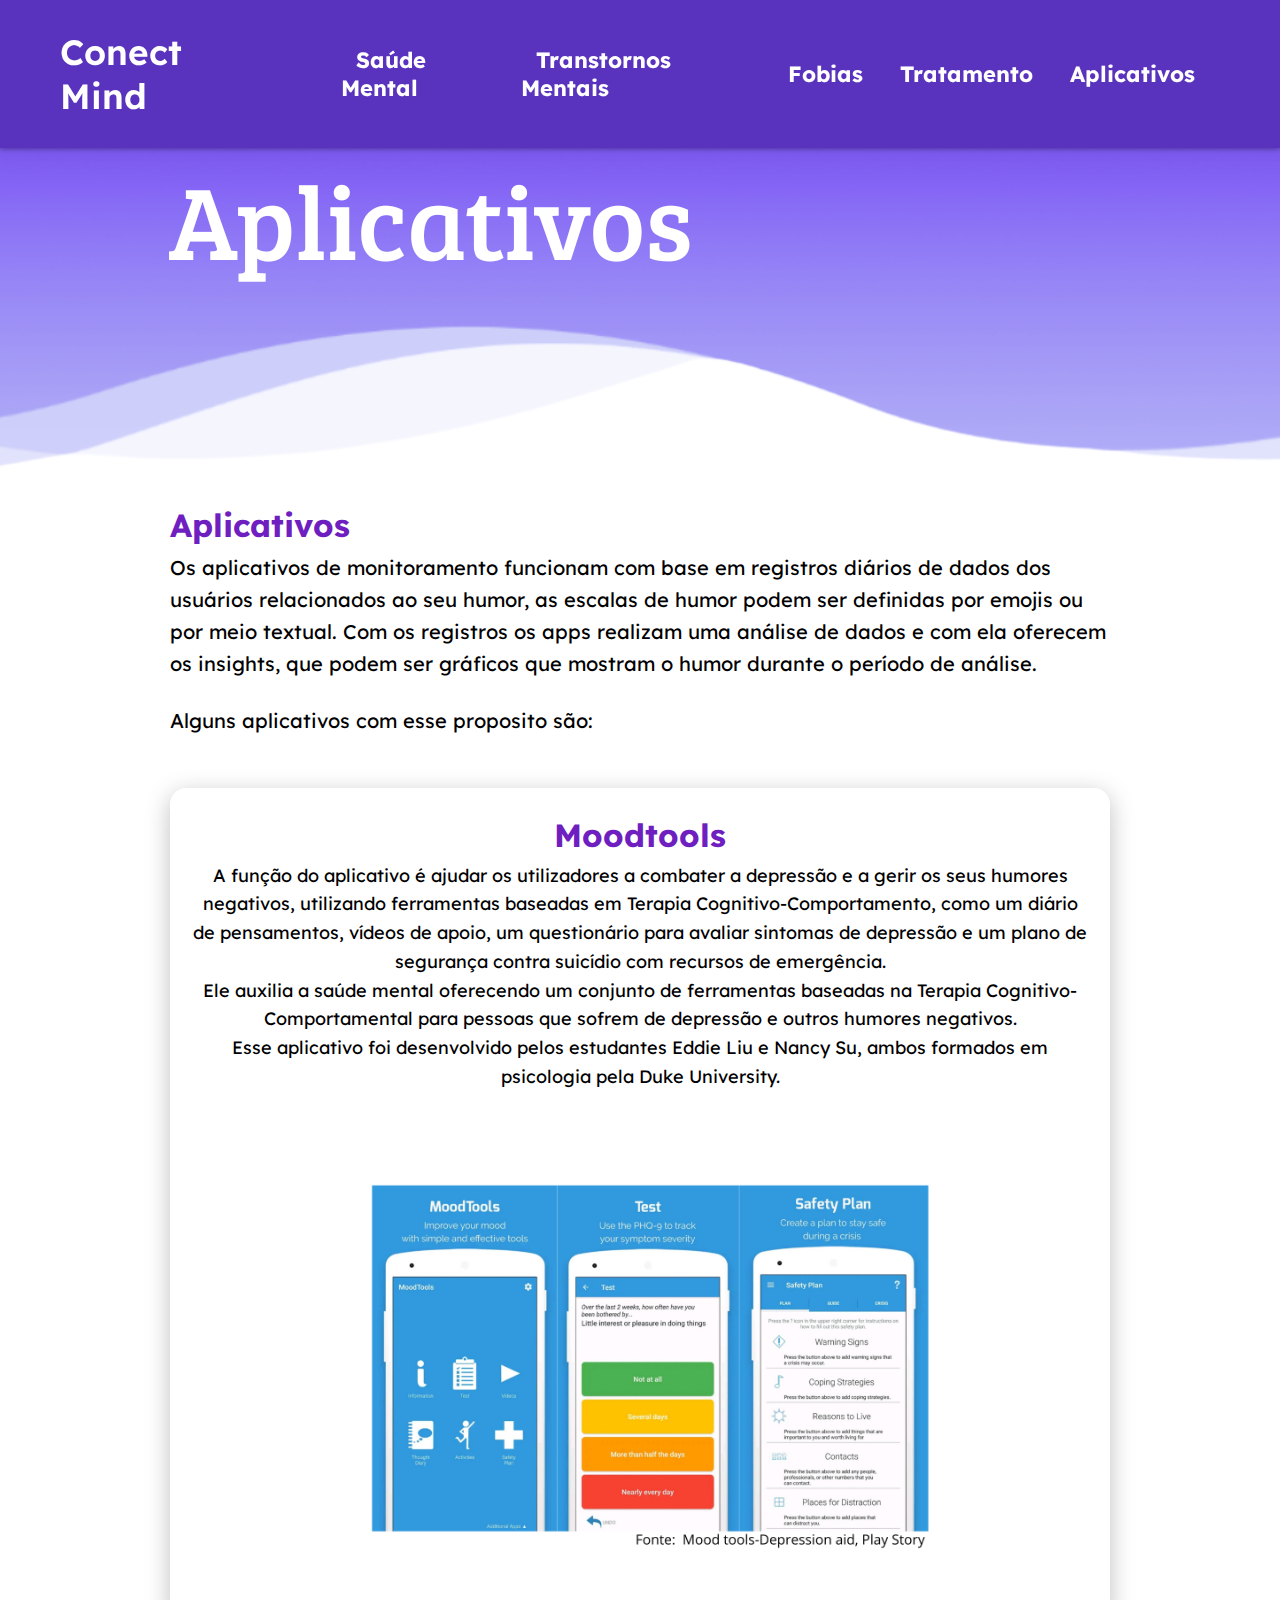
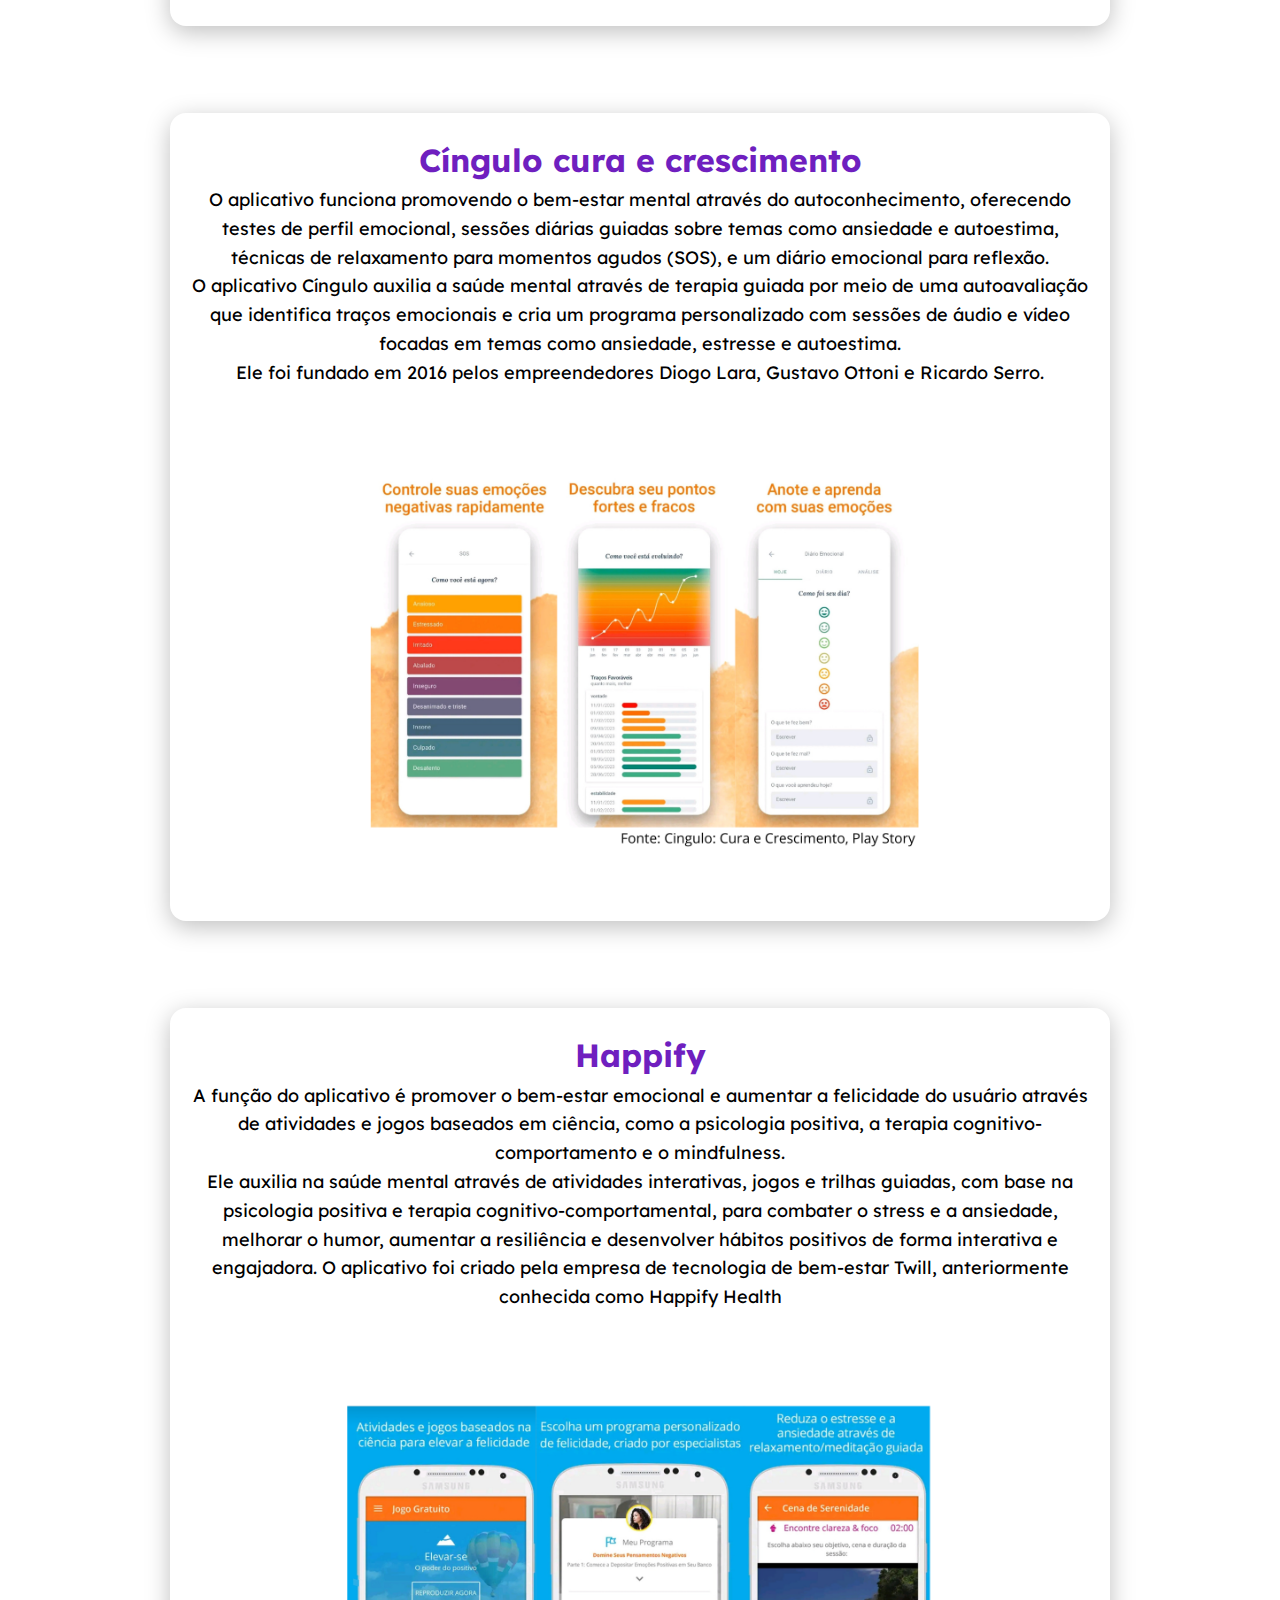
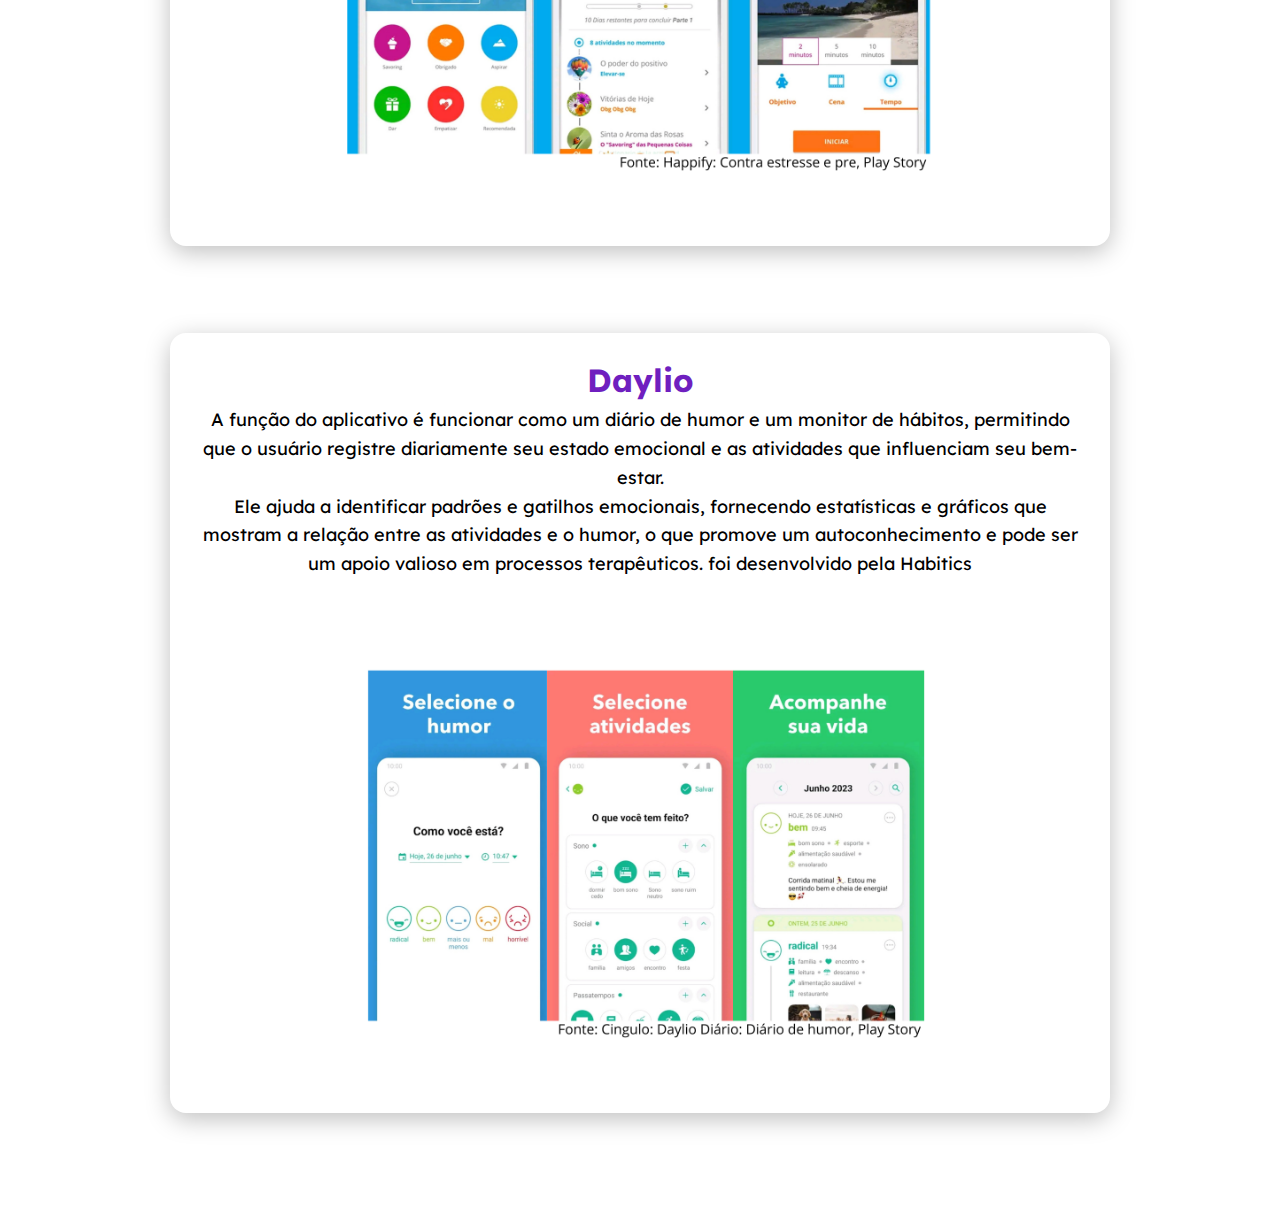
<file: App.html>
<!DOCTYPE HTML>
<html lang ="PT-BR">
<head>
	<meta charset = "UTF-8">
	<title> Aplicativos </title>
	<link href='https://fonts.googleapis.com/css?family=Lexend' rel='stylesheet'>
	<style>
		*{
    margin: 0;
    padding: 0;
    box-sizing: border-box;
     font-family: 'Lexend', sans-serif;

}

body{
	background: white;
	background-image: url("Imagens/m5.png");
	background-repeat: no-repeat;

}
nav{

   position: fixed;
   top: 0;
   left: 0;
   width: 100%;
   z-index: 999px;
   box-shadow: 0px 0px 6px 0px rgba(0, 0, 0, 0.5);
   background-color: #5932be;
   padding: 30px 60px;
   display: flex;
   justify-content: space-between;
   align-items: center;
	
}

nav .logo a{
    text-decoration: none;
    color: White;
    font-size: 35px;
    font-weight: 600;
	font-family: 'Lexend', sans-serif;

}

nav ul{
	font-family: Arial;
    display: flex;
    align-items: center;
    list-style: none;
    padding: 10px;
	
}

nav li{
    margin-left: 7px;

}

nav li a{
    text-decoration: none;
    color: white;
    font-size: 22px;
    font-weight: 500;
    padding: 8px 15px;
    border-radius: 5px;
    transition: 0.3s;
	background-color: none;
	border: none;
	cursor: pointer;
	
}

nav li a:hover{
    background-color: #9779ff;
	font-size: 24.7px;
	color: white;
}

.banner{
    height: 100vh;
    background-size: cover;
    background-position: center;
    background-repeat: no-repeat;
    display: flex;
    align-items: center;
    justify-content: center;
    text-align: center;
}

.texto .titulo{
    color: #fff;
    font-size: 60px;
    font-weight: 600;
}

.texto .sub_titulo{
    color: #fff;
    font-size: 58px;
    font-weight: 600;
}

.corpo {
      max-width: 1000px;
      margin: auto;
      padding: 30px;
	  line-height: 1.6;
    }
 article.section {
      max-width: 980px;
      margin: 0 auto 36px;
      background: rgba(255,255,255,0.02);
      border: 1px solid var(--border);
      border-radius: 16px;
      padding: 22px 22px 28px;
      box-shadow: 0 6px 24px rgba(0,0,0,0.25);
	  justify-content: center;
align-items: center;
text-align: center;
    }
article img{
justify-content: center;
align-items: center;
text-align: center;
margin-top: 20px;
 max-width: 100%;
  height: auto;
}
	
.title h1{
color: #6f1fbf;
}

ul{
margin-left: 50px;
}
  .link {
      font-size: 14px;
      color: #bbb;
      margin-bottom: 15px;
    }
	
.section p{
  font-size: 18px;
  align-text: left;
}

p{
  font-size: 20px;
 
}

</style>
</head>

<body>
	<nav class="links">
	   <div class="logo">

            <a href="index.html"> Conect Mind </a> <!-- BARRA DE NAVEGAÇÃO -->

       </div>
	   
	<div>
		 <ul> 
		    <li> <a href="sm.html"><strong>Saúde Mental</strong></a> </li>
            <li> <a href="Transtornos.html"><strong>Transtornos Mentais</strong></a> </li>
            <li> <a href="Fobias.html"><strong> Fobias </strong></a> </li>
			<li> <a href="Tratamentos.html"><strong> Tratamento</strong></a> </li>
			<li> <a href="App.html"><strong>Aplicativos</strong></a> </li>
		</ul>
	</div>
	</nav>
    <br><br><br><br><br><br><br><br><br><br><br><br> <!-- espaço -->
<div class="corpo">
<br><br><br><br><br><br><br><br><br>
		
		<div class="title">
		
				<h1>Aplicativos</h1> <!-- TÍTULO -->
		<p> Os aplicativos de monitoramento funcionam com base em registros diários de dados 
		dos usuários relacionados ao seu humor, as escalas de humor podem ser definidas por
		emojis ou por meio textual. Com os registros os apps realizam uma análise de dados e 
		com ela oferecem os insights, que podem ser gráficos que mostram o humor durante o 
		período de análise.
</p>
<br>
       <p> Alguns aplicativos com esse proposito são:</p>

<br><br>

<article class="section">
<h1>Moodtools</h1>
<p>A função do aplicativo é ajudar os utilizadores a combater a depressão e a gerir os seus humores negativos, utilizando ferramentas baseadas em Terapia Cognitivo-Comportamento, como um diário de pensamentos, vídeos de apoio, um questionário para avaliar sintomas de depressão e um plano de segurança contra suicídio com recursos de emergência.</p> 
<p>Ele auxilia a saúde mental oferecendo um conjunto de ferramentas baseadas na Terapia Cognitivo-Comportamental para pessoas que sofrem de depressão e outros humores negativos. </p>
<p>Esse aplicativo foi desenvolvido pelos estudantes Eddie Liu e Nancy Su, ambos formados em psicologia pela Duke University. </p>
</p>
<img src="Imagens/mood.png" height="850px" width="850px">

</article>

<br><br>

<article class="section">
<h1>Cíngulo cura e crescimento</h1>
<p>O aplicativo funciona  promovendo o bem-estar mental através do autoconhecimento, oferecendo testes de perfil emocional, sessões diárias guiadas sobre temas como ansiedade e autoestima, técnicas de relaxamento para momentos agudos (SOS), e um diário emocional para reflexão. </p>
<p>O aplicativo Cíngulo auxilia a saúde mental através de terapia guiada por meio de uma autoavaliação que identifica traços emocionais e cria um programa personalizado com sessões de áudio e vídeo focadas em temas como ansiedade, estresse e autoestima. </p> 
<p>Ele foi fundado em 2016 pelos empreendedores Diogo Lara, Gustavo Ottoni e Ricardo Serro.</p>

 <img src="Imagens/cingulo.png" height="850px" width="850px">

</article>
<br><br>

<article class="section">
<h1>Happify</h1>
<p>A função do aplicativo é promover o bem-estar emocional e aumentar a felicidade do usuário através de atividades e jogos baseados em ciência, como a psicologia positiva, a terapia cognitivo-comportamento e o mindfulness.</p>
<p>Ele auxilia na saúde mental através de atividades interativas, jogos e trilhas guiadas, com base na psicologia positiva e terapia cognitivo-comportamental, para combater o stress e a ansiedade, melhorar o humor, aumentar a resiliência e desenvolver hábitos positivos de forma interativa e engajadora. 
O aplicativo  foi criado pela empresa de tecnologia de bem-estar Twill, anteriormente conhecida como Happify Health</p>
<img src="Imagens/hapy.png" height="850px" width="850px">

</article>
<br><br>

<article class="section">
<h1>Daylio</h1>
<p>A função do aplicativo é funcionar como um diário de humor e um monitor de hábitos, permitindo que o usuário registre diariamente seu estado emocional e as atividades que influenciam seu bem-estar.</p>
<p> Ele ajuda a identificar padrões e gatilhos emocionais, fornecendo estatísticas e gráficos que mostram a relação entre as atividades e o humor, o que promove um autoconhecimento e pode ser um apoio valioso em processos terapêuticos. 
 foi desenvolvido pela Habitics</p>
<img src="Imagens/daylio.png" height="850px" width="850px">


</article>
<br><br>


  </div>
</div>
			
</body>

</html>
</file>
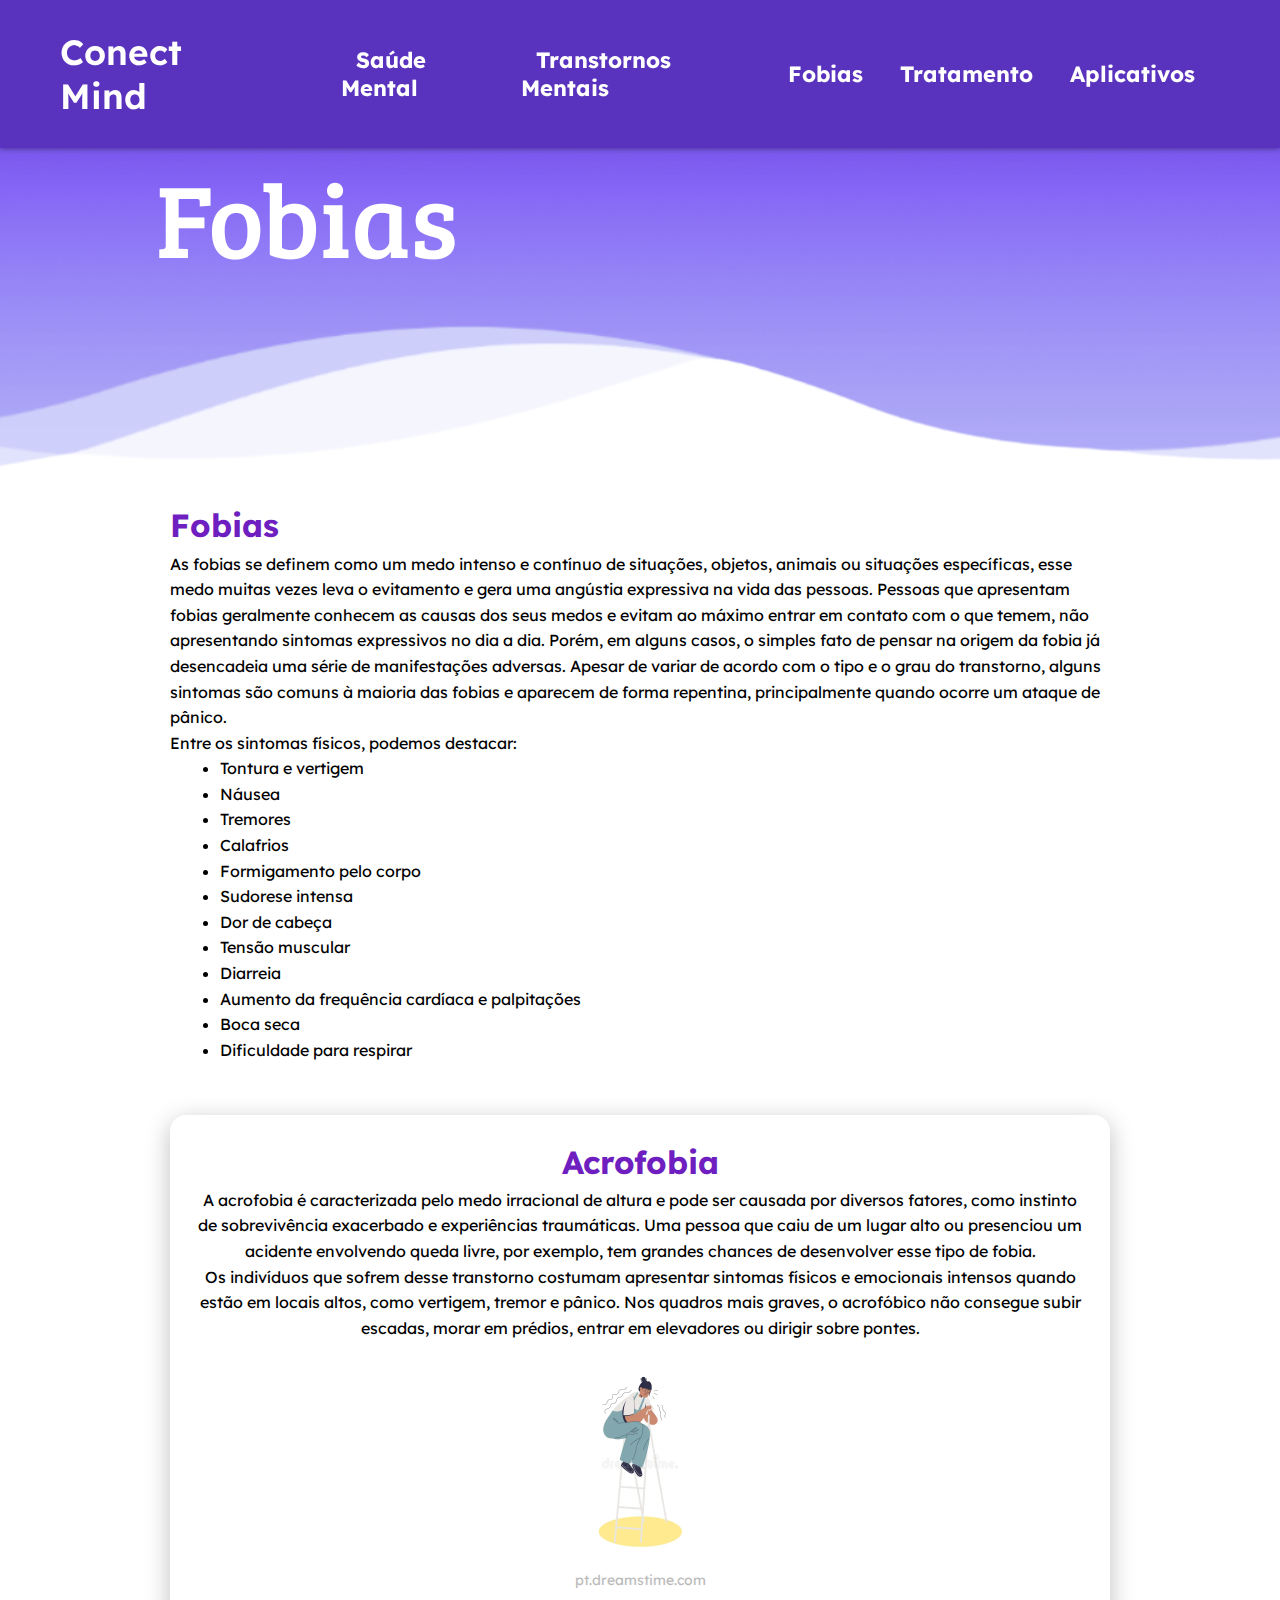
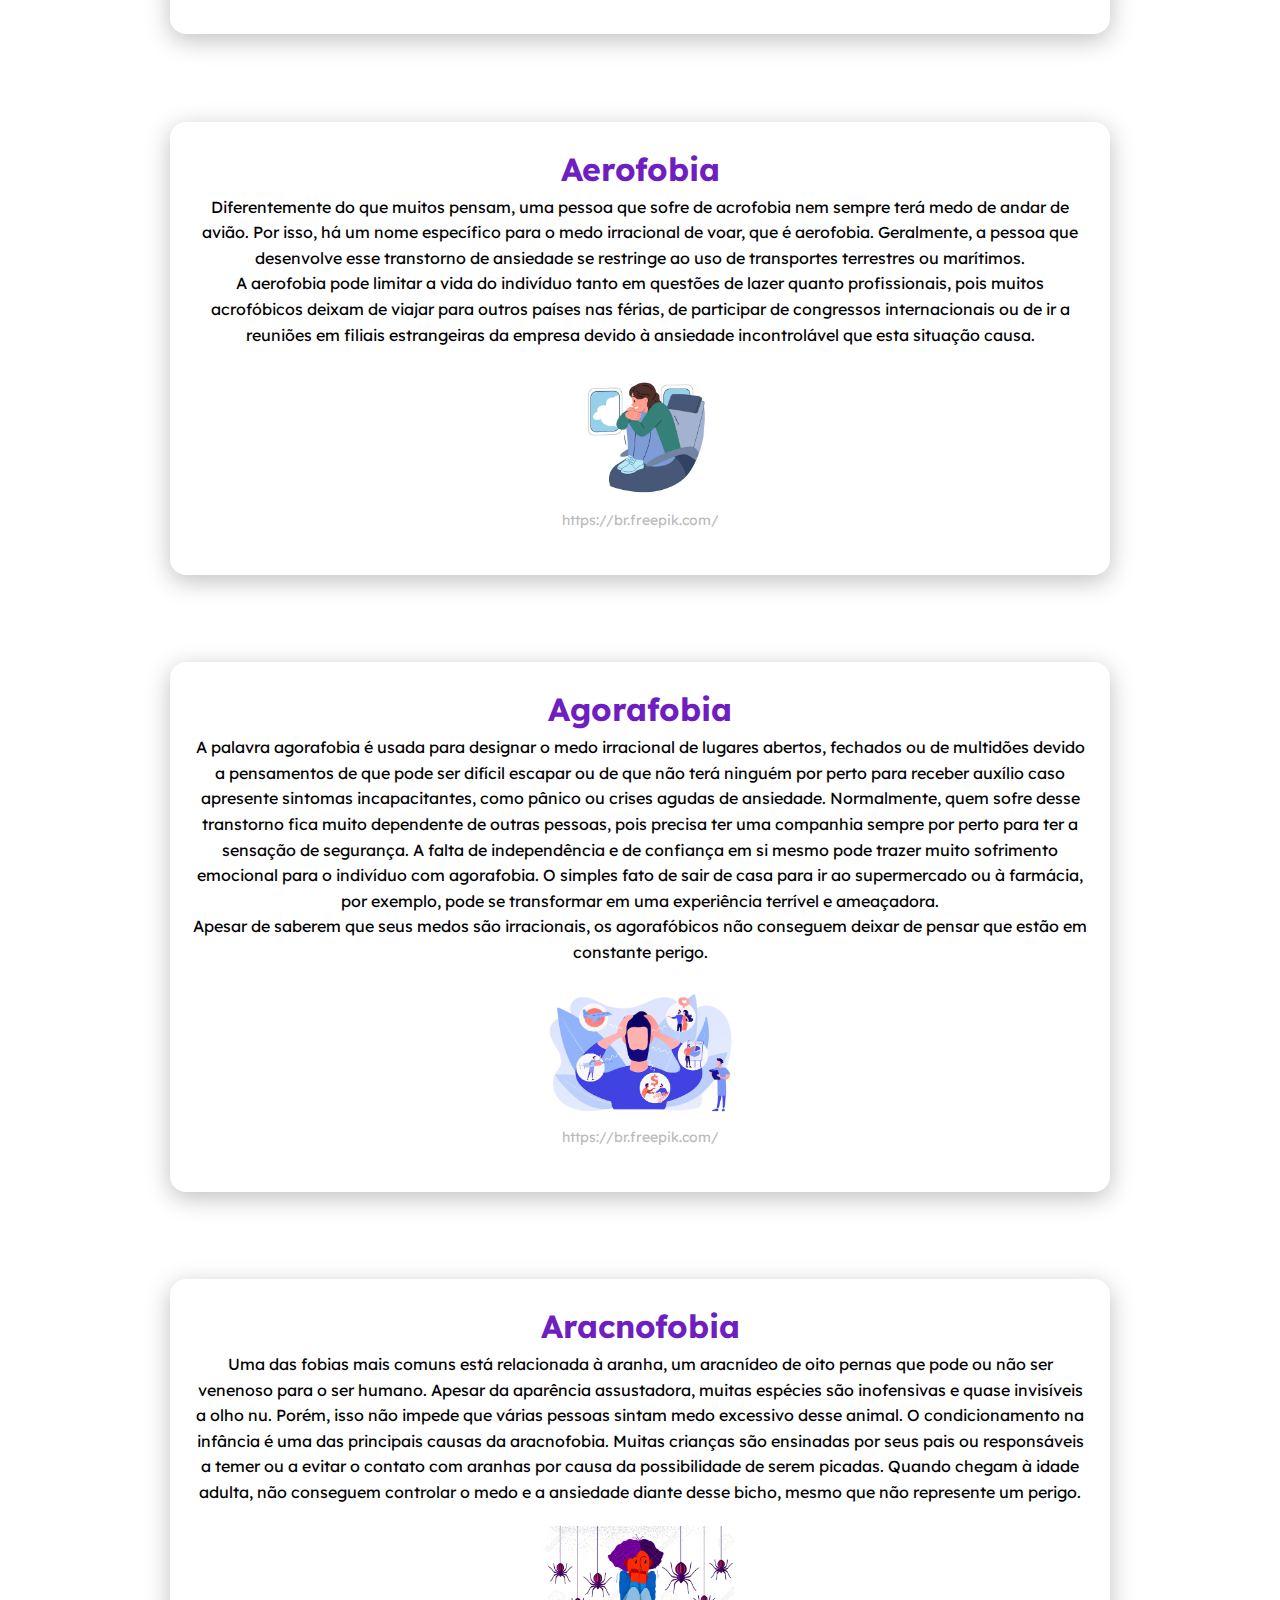
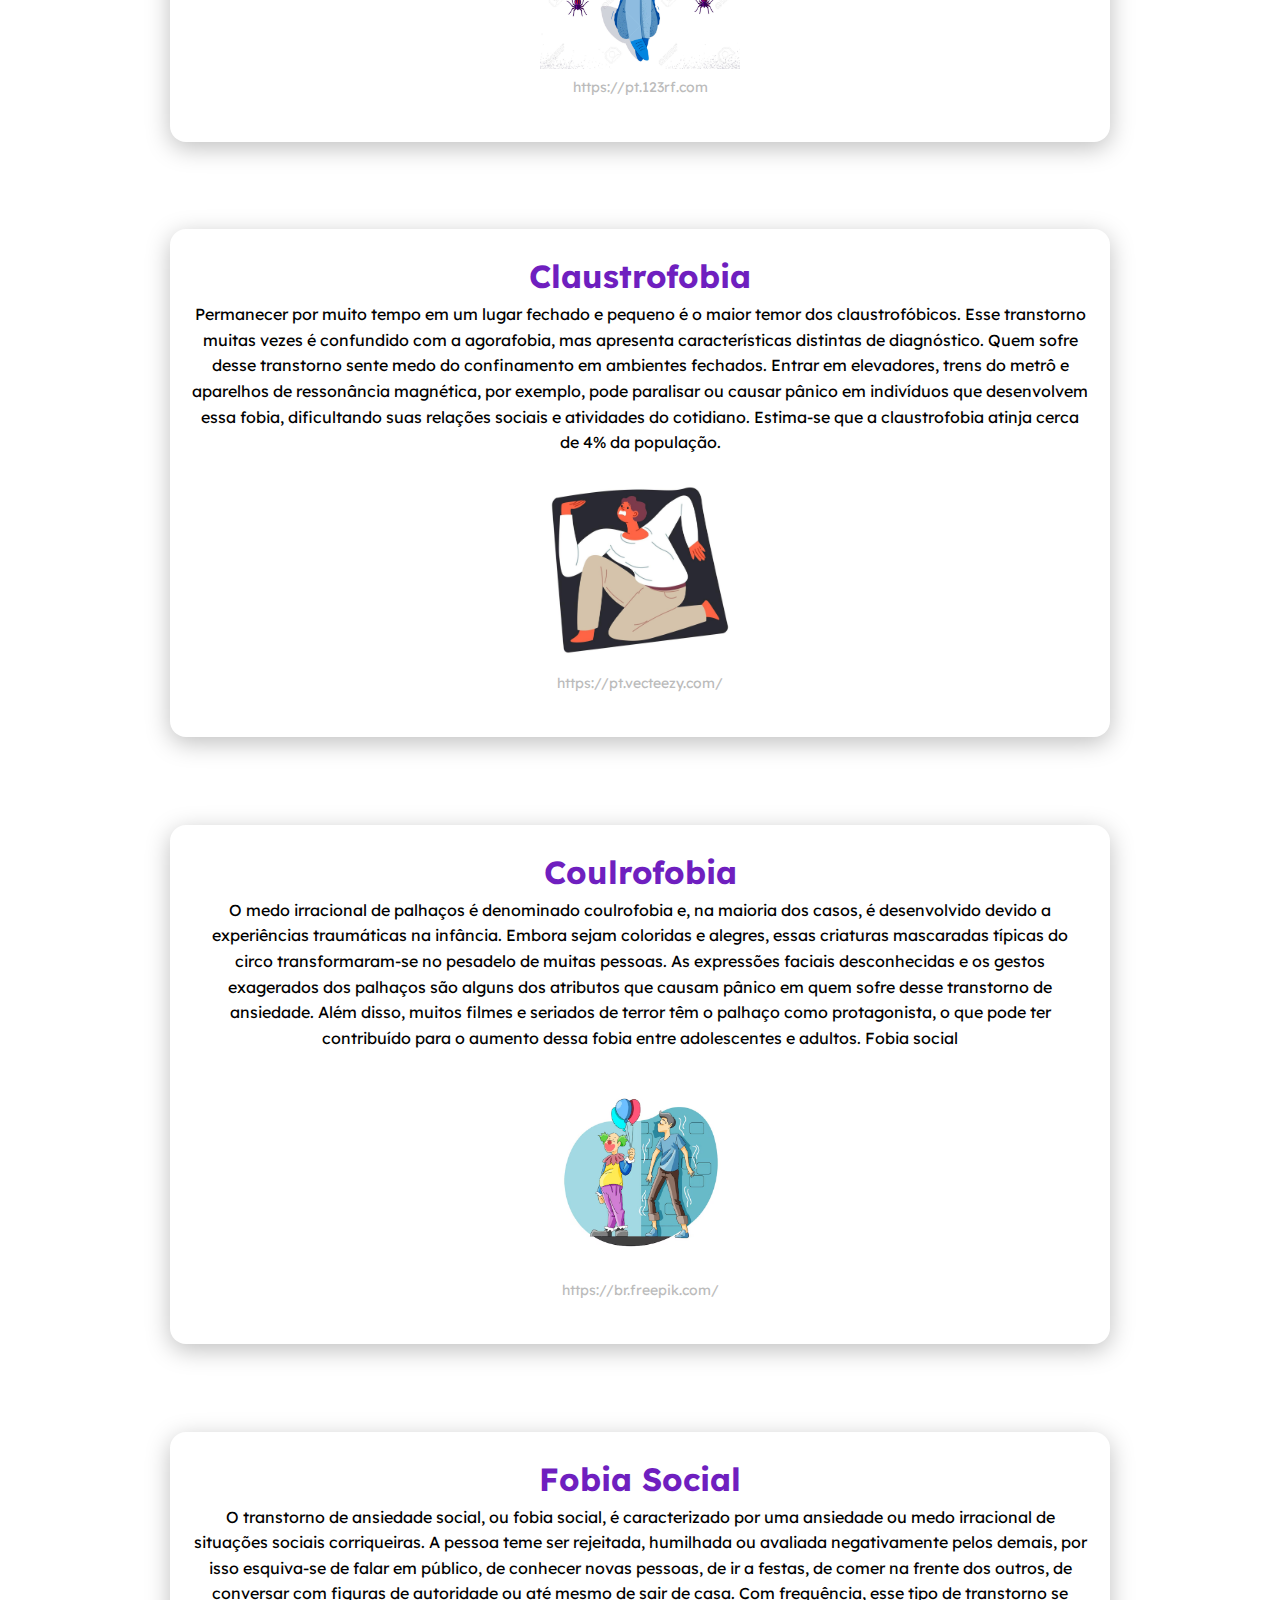
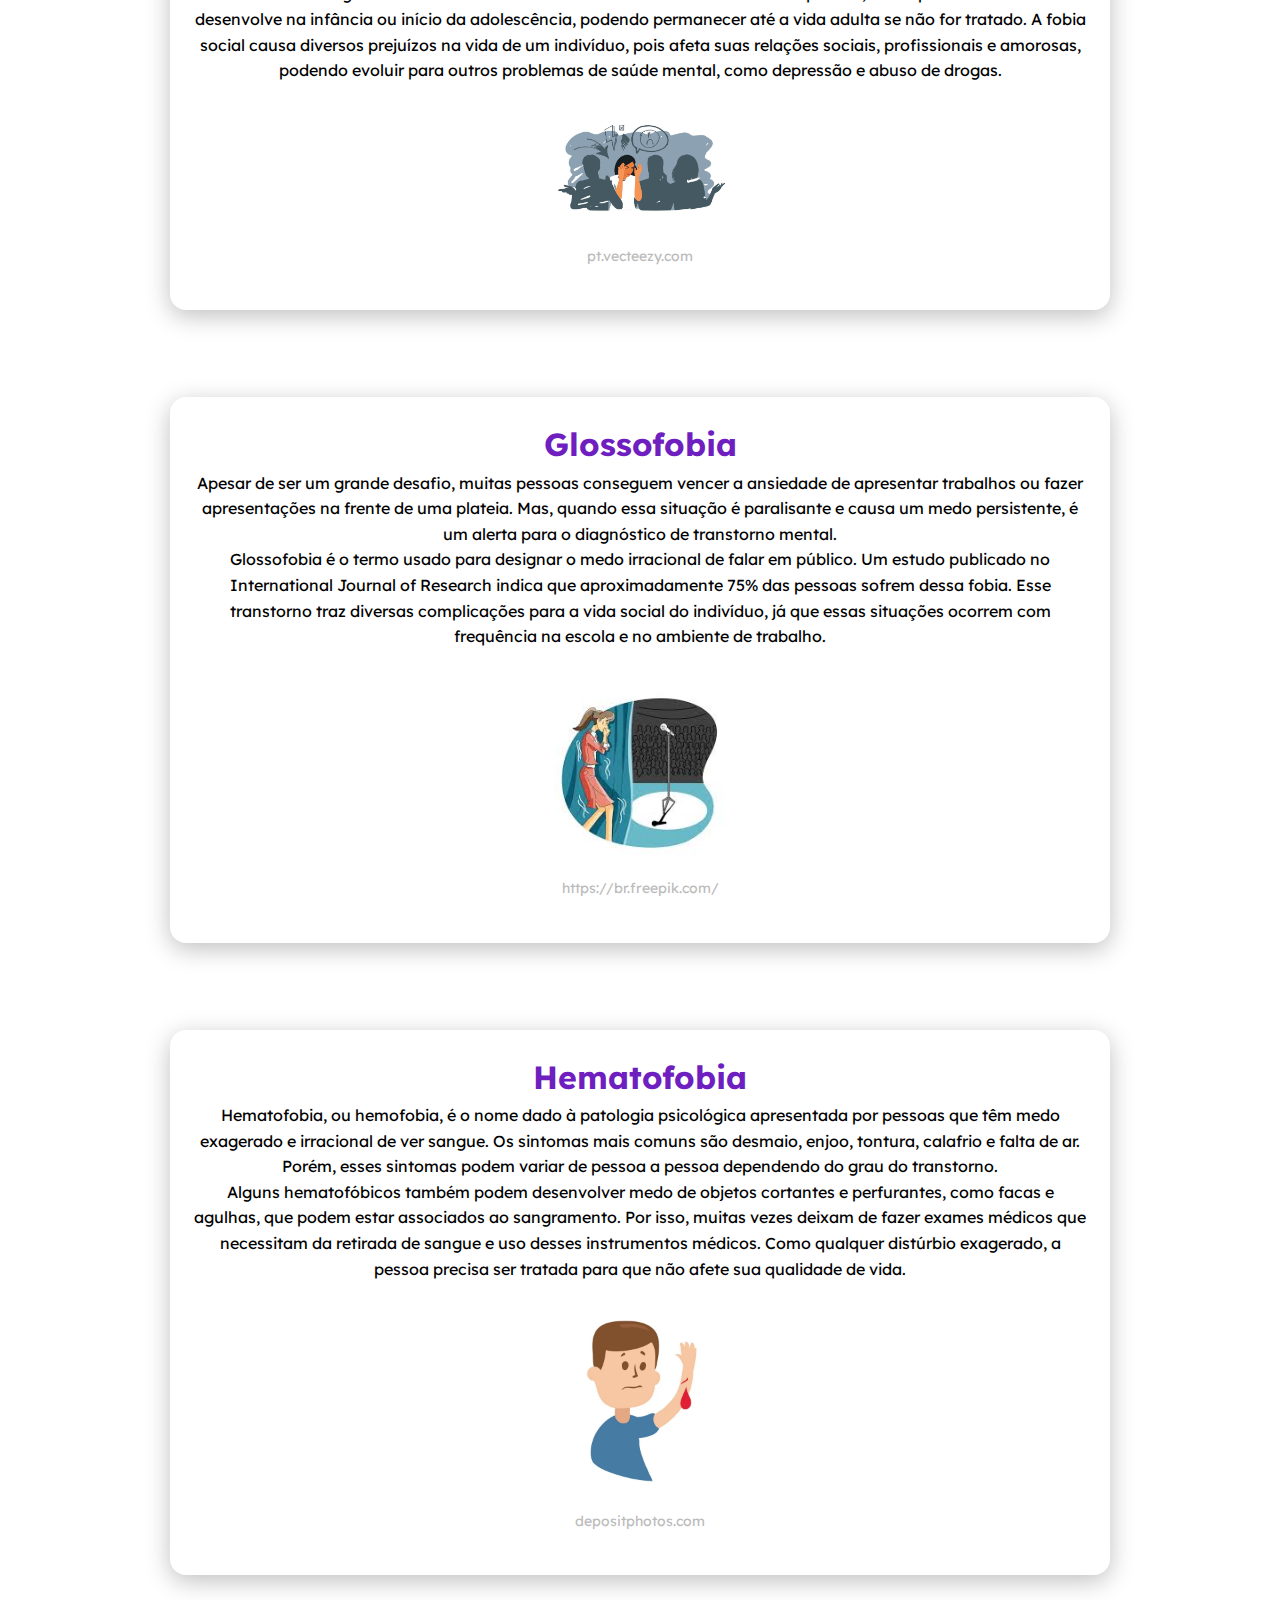
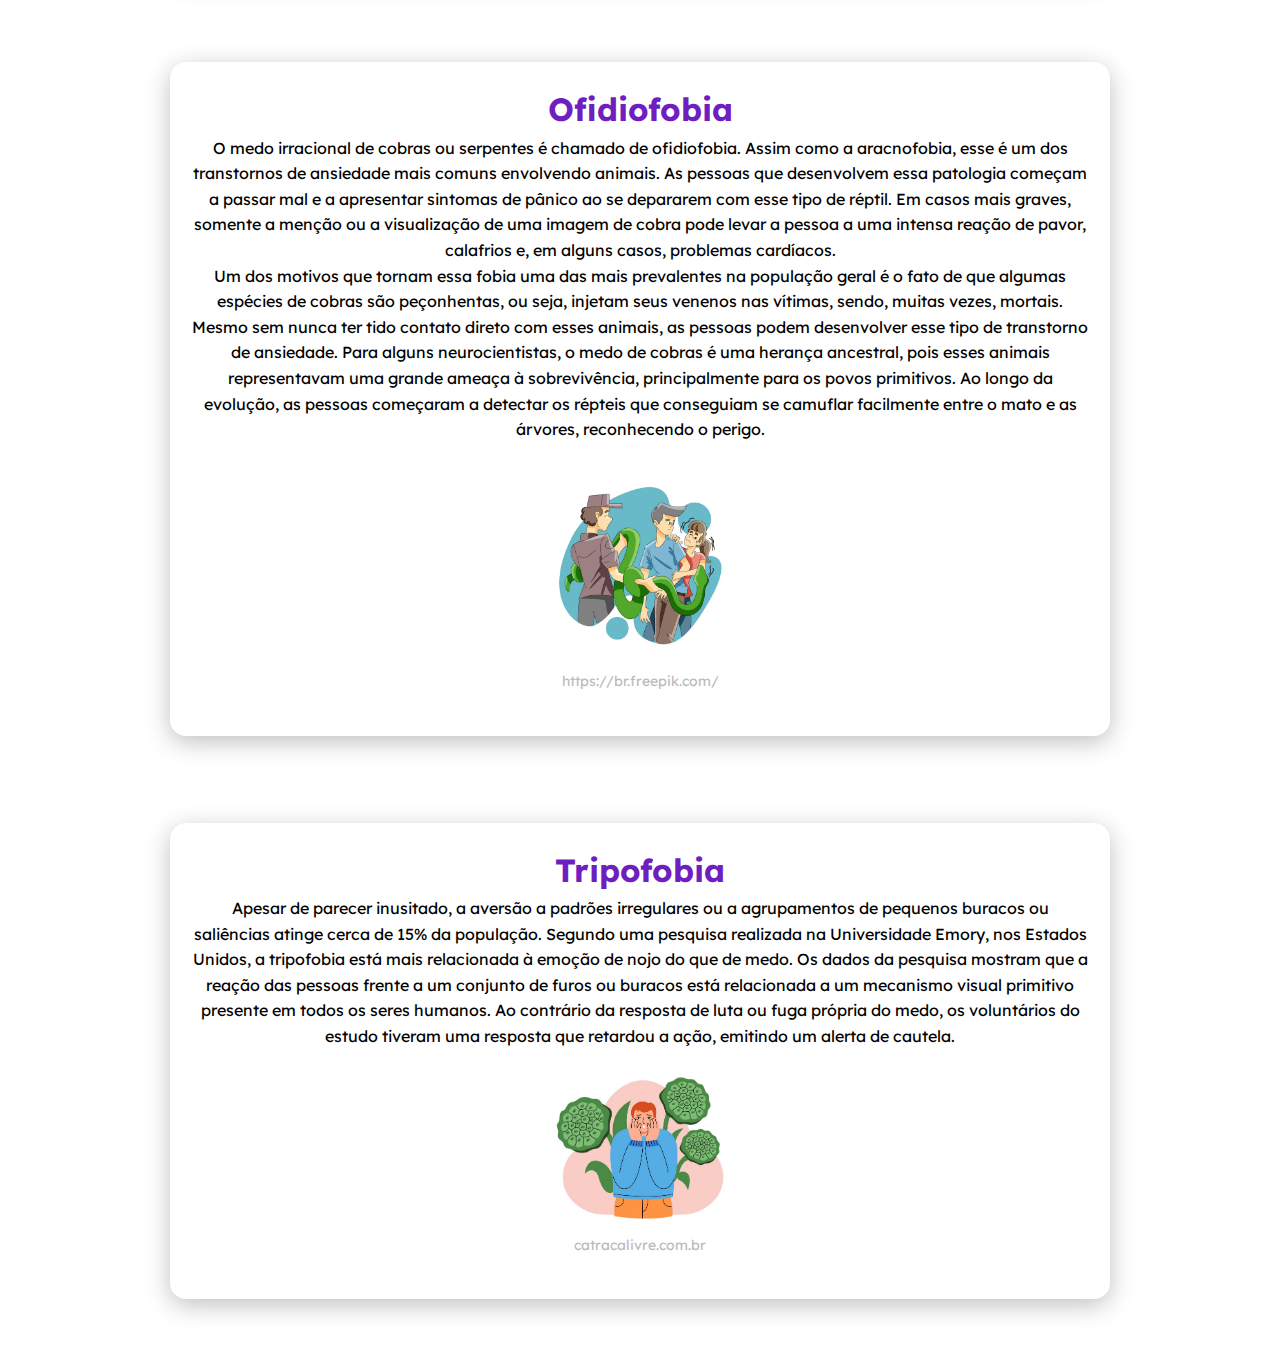
<file: Fobias.html>
<!DOCTYPE HTML>
<html lang ="PT-BR">
<head>
	<meta charset = "UTF-8">
	<title> Fobias </title>
	<link href='https://fonts.googleapis.com/css?family=Lexend' rel='stylesheet'>
	<style>
	*{
    margin: 0;
    padding: 0;
    box-sizing: border-box;
     font-family: 'Lexend', sans-serif;

}

body{
	background: white;
	background-image: url("Imagens/m3.png");
	background-repeat: no-repeat;

}
nav{

   position: fixed;
   top: 0;
   left: 0;
   width: 100%;
   z-index: 999px;
   box-shadow: 0px 0px 6px 0px rgba(0, 0, 0, 0.5);
   background-color: #5932be;
   padding: 30px 60px;
   display: flex;
   justify-content: space-between;
   align-items: center;
	
}

nav .logo a{
    text-decoration: none;
    color: White;
    font-size: 35px;
    font-weight: 600;
	font-family: 'Lexend', sans-serif;

}

nav ul{
	font-family: Arial;
    display: flex;
    align-items: center;
    list-style: none;
    padding: 10px;
	
}

nav li{
    margin-left: 7px;

}

nav li a{
    text-decoration: none;
    color: white;
    font-size: 22px;
    font-weight: 500;
    padding: 8px 15px;
    border-radius: 5px;
    transition: 0.3s;
	background-color: none;
	border: none;
	cursor: pointer;
	
}

nav li a:hover{
    background-color: #9779ff;
	font-size: 24.7px;
	color: white;
}

.banner{
    height: 100vh;
    background-size: cover;
    background-position: center;
    background-repeat: no-repeat;
    display: flex;
    align-items: center;
    justify-content: center;
    text-align: center;
}

.texto .titulo{
    color: #fff;
    font-size: 60px;
    font-weight: 600;
}

.texto .sub_titulo{
    color: #fff;
    font-size: 58px;
    font-weight: 600;
}

.corpo {
      max-width: 1000px;
      margin: auto;
      padding: 30px;
	  line-height: 1.6;
    }
 article.section {
      max-width: 980px;
      margin: 0 auto 36px;
      background: rgba(255,255,255,0.02);
      border: 1px solid var(--border);
      border-radius: 16px;
      padding: 22px 22px 28px;
      box-shadow: 0 6px 24px rgba(0,0,0,0.25);
	  justify-content: center;
align-items: center;
text-align: center;
    }
article img{
justify-content: center;
align-items: center;
text-align: center;
margin-top: 20px;
 max-width: 100%;
  height: auto;
}
	
.title h1{
color: #6f1fbf;
}

ul{
margin-left: 50px;
}
  .link {
      font-size: 14px;
      color: #bbb;
      margin-bottom: 15px;
    }

</style>
</head>

<body>
	<nav class="links">
	   <div class="logo">

            <a href="index.html"> Conect Mind </a> <!-- BARRA DE NAVEGAÇÃO -->

       </div>
	   
	<div>
		 <ul> 
		    <li> <a href="sm.html"><strong>Saúde Mental</strong></a> </li>
            <li> <a href="Transtornos.html"><strong>Transtornos Mentais</strong></a> </li>
            <li> <a href="Fobias.html"><strong> Fobias </strong></a> </li>
			<li> <a href="Tratamentos.html"><strong> Tratamento</strong></a> </li>
			<li> <a href="App.html"><strong>Aplicativos</strong></a> </li>
		</ul>
	</div>
	</nav>
    <br><br><br><br><br><br><br><br><br><br><br><br> <!-- espaço -->
<div class="corpo">
<br><br><br><br><br><br><br><br><br>
		
		<div class="title">
		
				<h1>Fobias</h1> <!-- TÍTULO -->
		<p>As fobias se definem como um medo intenso e contínuo de situações, objetos, animais ou situações específicas, esse medo muitas vezes leva o evitamento e gera uma angústia expressiva na vida das pessoas.
Pessoas que apresentam fobias geralmente conhecem as causas dos seus medos e evitam ao máximo entrar em contato com o que temem, não apresentando sintomas expressivos no dia a dia. Porém, em alguns casos, o simples fato de pensar na origem da fobia já desencadeia uma série de manifestações adversas.
Apesar de variar de acordo com o tipo e o grau do transtorno, alguns sintomas são comuns à maioria das fobias e aparecem de forma repentina, principalmente quando ocorre um ataque de pânico.</p>
<p>Entre os sintomas físicos, podemos destacar:
<ul>
        <li>Tontura e vertigem</li>
        <li>Náusea</li>
        <li>Tremores</li>
        <li>Calafrios</li>
        <li>Formigamento pelo corpo</li>
        <li>Sudorese intensa</li>
        <li>Dor de cabeça</li>
        <li>Tensão muscular</li>
        <li>Diarreia</li>
        <li>Aumento da frequência cardíaca e palpitações</li>
        <li>Boca seca</li>
        <li>Dificuldade para respirar</li>
 </ul>
 </p>

<br><br>

<article class="section">
<h1>Acrofobia</h1>
<p>A acrofobia é caracterizada pelo medo irracional de altura e pode ser causada por diversos fatores, como instinto de sobrevivência exacerbado e experiências traumáticas. Uma pessoa que caiu de um lugar alto ou presenciou um acidente envolvendo queda livre, por exemplo, tem grandes chances de desenvolver esse tipo de fobia.</p>
<p>Os indivíduos que sofrem desse transtorno costumam apresentar sintomas físicos e emocionais intensos quando estão em locais altos, como vertigem, tremor e pânico. Nos quadros mais graves, o acrofóbico não consegue subir escadas, morar em prédios, entrar em elevadores ou dirigir sobre pontes.</p>
<img src="Imagens/acro.png" height="200px" width="200px">
<div class="link">pt.dreamstime.com</div>
</article>

<br><br>

<article class="section">
<h1>Aerofobia</h1>
<p>Diferentemente do que muitos pensam, uma pessoa que sofre de acrofobia nem sempre terá medo de andar de avião. Por isso, há um nome específico para o medo irracional de voar, que é aerofobia. Geralmente, a pessoa que desenvolve esse transtorno de ansiedade se restringe ao uso de transportes terrestres ou marítimos.</p>
<p>A aerofobia pode limitar a vida do indivíduo tanto em questões de lazer quanto profissionais, pois muitos acrofóbicos deixam de viajar para outros países nas férias, de participar de congressos internacionais ou de ir a reuniões em filiais estrangeiras da empresa devido à ansiedade incontrolável que esta situação causa.</p>
 <img src="Imagens/aerofobia.jpg" height="200px" width="200px">
<div class="link">https://br.freepik.com/</div>
</article>
<br><br>

<article class="section">
<h1>Agorafobia</h1>
<p>A palavra agorafobia é usada para designar o medo irracional de lugares abertos, fechados ou de multidões devido a pensamentos de que pode ser difícil escapar ou de que não terá ninguém por perto para receber auxílio caso apresente sintomas incapacitantes, como pânico ou crises agudas de ansiedade.
Normalmente, quem sofre desse transtorno fica muito dependente de outras pessoas, pois precisa ter uma companhia sempre por perto para ter a sensação de segurança. A falta de independência e de confiança em si mesmo pode trazer muito sofrimento emocional para o indivíduo com agorafobia.
O simples fato de sair de casa para ir ao supermercado ou à farmácia, por exemplo, pode se transformar em uma experiência terrível e ameaçadora.</p> 
<p>Apesar de saberem que seus medos são irracionais, os agorafóbicos não conseguem deixar de pensar que estão em constante perigo.</p>
<img src="Imagens/agorafobia.jpg" height="200px" width="200px">
<div class="link">https://br.freepik.com/</div>
</article>
<br><br>

<article class="section">
<h1>Aracnofobia</h1>
<p>Uma das fobias mais comuns está relacionada à aranha, um aracnídeo de oito pernas que pode ou não ser venenoso para o ser humano. Apesar da aparência assustadora, muitas espécies são inofensivas e quase invisíveis a olho nu. Porém, isso não impede que várias pessoas sintam medo excessivo desse animal.
O condicionamento na infância é uma das principais causas da aracnofobia. Muitas crianças são ensinadas por seus pais ou responsáveis a temer ou a evitar o contato com aranhas por causa da possibilidade de serem picadas. Quando chegam à idade adulta, não conseguem controlar o medo e a ansiedade diante desse bicho, mesmo que não represente um perigo.
<img src="Imagens/aracnofobia.jpg" height="200px" width="200px">
<div class="link">https://pt.123rf.com</div> 

</article>
<br><br>

<article class="section">
<h1>Claustrofobia</h1>
<p>Permanecer por muito tempo em um lugar fechado e pequeno é o maior temor dos claustrofóbicos. Esse transtorno muitas vezes é confundido com a agorafobia, mas apresenta características distintas de diagnóstico. Quem sofre desse transtorno sente medo do confinamento em ambientes fechados.
Entrar em elevadores, trens do metrô e aparelhos de ressonância magnética, por exemplo, pode paralisar ou causar pânico em indivíduos que desenvolvem essa fobia, dificultando suas relações sociais e atividades do cotidiano. Estima-se que a claustrofobia atinja cerca de 4% da população.</p>
<img src="Imagens/claustrofobia.jpg" height="200px" width="200px">
<div class="link">https://pt.vecteezy.com/</div> 
</article>
<br><br>

<article class="section">
<h1>Coulrofobia</h1>
<p>O medo irracional de palhaços é denominado coulrofobia e, na maioria dos casos, é desenvolvido devido a experiências traumáticas na infância. Embora sejam coloridas e alegres, essas criaturas mascaradas típicas do circo transformaram-se no pesadelo de muitas pessoas.
As expressões faciais desconhecidas e os gestos exagerados dos palhaços são alguns dos atributos que causam pânico em quem sofre desse transtorno de ansiedade. Além disso, muitos filmes e seriados de terror têm o palhaço como protagonista, o que pode ter contribuído para o aumento dessa fobia entre adolescentes e adultos.
Fobia social</p>
<img src="Imagens/coulorofobia.jpg" height="200px" width="200px">
<div class="link">https://br.freepik.com/</div> 
</article>
<br><br>

<article class="section">
<h1>Fobia Social</h1>
<p>O transtorno de ansiedade social, ou fobia social, é caracterizado por uma ansiedade ou medo irracional de situações sociais corriqueiras. A pessoa teme ser rejeitada, humilhada ou avaliada negativamente pelos demais, por isso esquiva-se de falar em público, de conhecer novas pessoas, de ir a festas, de comer na frente dos outros, de conversar com figuras de autoridade ou até mesmo de sair de casa.
Com frequência, esse tipo de transtorno se desenvolve na infância ou início da adolescência, podendo permanecer até a vida adulta se não for tratado. A fobia social causa diversos prejuízos na vida de um indivíduo, pois afeta suas relações sociais, profissionais e amorosas, podendo evoluir para outros problemas de saúde mental, como depressão e abuso de drogas.</p>
<img src="Imagens/social.jpg" height="200px" width="200px">
<div class="link">pt.vecteezy.com</div> 
</article>
<br><br>

<article class="section">
<h1>Glossofobia</h1>
<p>Apesar de ser um grande desafio, muitas pessoas conseguem vencer a ansiedade de apresentar trabalhos ou fazer apresentações na frente de uma plateia. Mas, quando essa situação é paralisante e causa um medo persistente, é um alerta para o diagnóstico de transtorno mental.</p>
<p>Glossofobia é o termo usado para designar o medo irracional de falar em público. Um estudo publicado no International Journal of Research indica que aproximadamente 75% das pessoas sofrem dessa fobia. Esse transtorno traz diversas complicações para a vida social do indivíduo, já que essas situações ocorrem com frequência na escola e no ambiente de trabalho.</p>
<img src="Imagens/glosso.jpg" height="200px" width="200px">
<div class="link">https://br.freepik.com/</div> 
</article>
<br><br>

<article class="section">
<h1>Hematofobia</h1>
<p>Hematofobia, ou hemofobia, é o nome dado à patologia psicológica apresentada por pessoas que têm medo exagerado e irracional de ver sangue. Os sintomas mais comuns são desmaio, enjoo, tontura, calafrio e falta de ar. Porém, esses sintomas podem variar de pessoa a pessoa dependendo do grau do transtorno.<p>
<p>Alguns hematofóbicos também podem desenvolver medo de objetos cortantes e perfurantes, como facas e agulhas, que podem estar associados ao sangramento. Por isso, muitas vezes deixam de fazer exames médicos que necessitam da retirada de sangue e uso desses instrumentos médicos. Como qualquer distúrbio exagerado, a pessoa precisa ser tratada para que não afete sua qualidade de vida.</p>
<img src="Imagens/hemo.jpg" height="200px" width="200px">
<div class="link">depositphotos.com</div> 
</article>
<br><br>

<article class="section">
<h1>Ofidiofobia</h1>
<p>O medo irracional de cobras ou serpentes é chamado de ofidiofobia. Assim como a aracnofobia, esse é um dos transtornos de ansiedade mais comuns envolvendo animais. As pessoas que desenvolvem essa patologia começam a passar mal e a apresentar sintomas de pânico ao se depararem com esse tipo de réptil.
Em casos mais graves, somente a menção ou a visualização de uma imagem de cobra pode levar a pessoa a uma intensa reação de pavor, calafrios e, em alguns casos, problemas cardíacos.</p>
<p>Um dos motivos que tornam essa fobia uma das mais prevalentes na população geral é o fato de que algumas espécies de cobras são peçonhentas, ou seja, injetam seus venenos nas vítimas, sendo, muitas vezes, mortais. Mesmo sem nunca ter tido contato direto com esses animais, as pessoas podem desenvolver esse tipo de transtorno de ansiedade.
Para alguns neurocientistas, o medo de cobras é uma herança ancestral, pois esses animais representavam uma grande ameaça à sobrevivência, principalmente para os povos primitivos. Ao longo da evolução, as pessoas começaram a detectar os répteis que conseguiam se camuflar facilmente entre o mato e as árvores, reconhecendo o perigo.</p>
<img src="Imagens/cobra.jpg" height="200px" width="200px">
<div class="link">https://br.freepik.com/</div> 
</article>
<br><br>

<article class="section">
<h1>Tripofobia</h1>
<p>Apesar de parecer inusitado, a aversão a padrões irregulares ou a agrupamentos de pequenos buracos ou saliências atinge cerca de 15% da população. Segundo uma pesquisa realizada na Universidade Emory, nos Estados Unidos, a tripofobia está mais relacionada à emoção de nojo do que de medo.
Os dados da pesquisa mostram que a reação das pessoas frente a um conjunto de furos ou buracos está relacionada a um mecanismo visual primitivo presente em todos os seres humanos. Ao contrário da resposta de luta ou fuga própria do medo, os voluntários do estudo tiveram uma resposta que retardou a ação, emitindo um alerta de cautela.</p>
<img src="Imagens/tripo.jpg" height="200px" width="200px">
<div class="link">catracalivre.com.br</div> 
</article>

  </div>
</div>
			
</body>

</html>
</file>
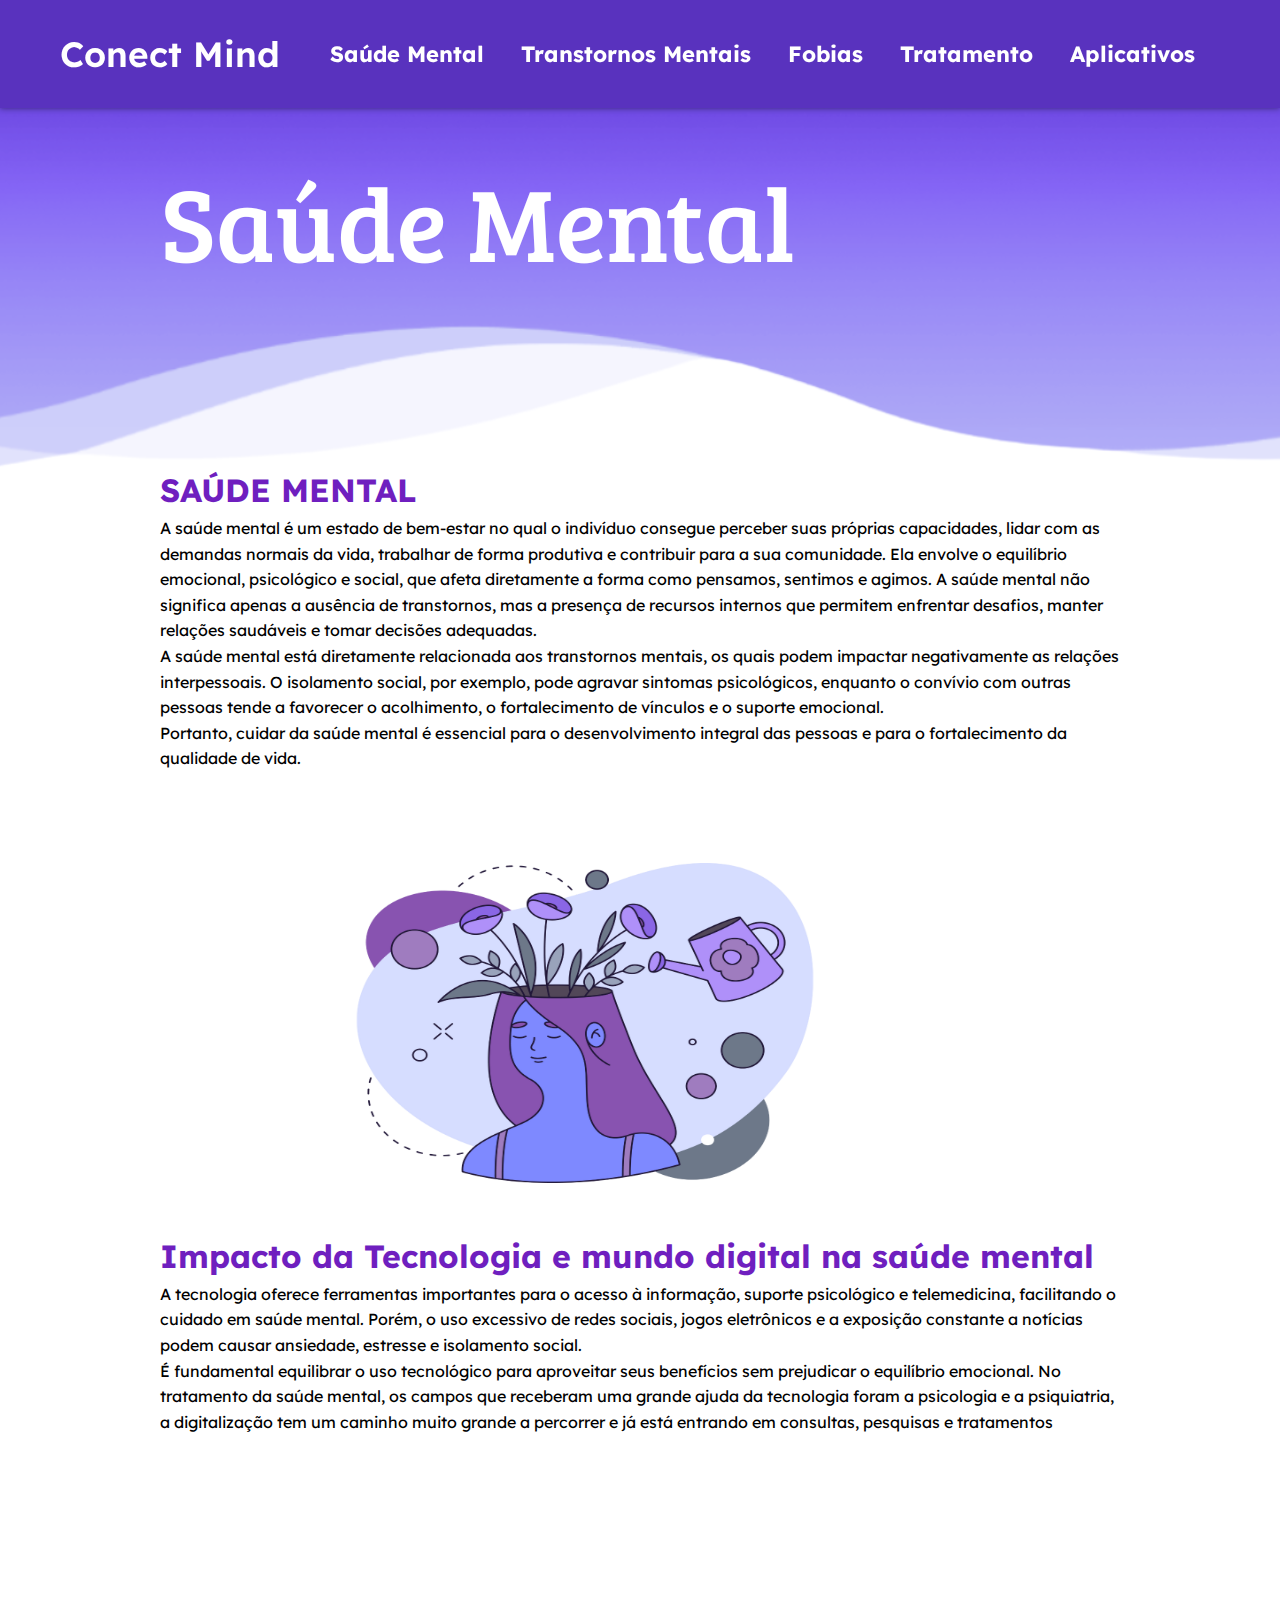
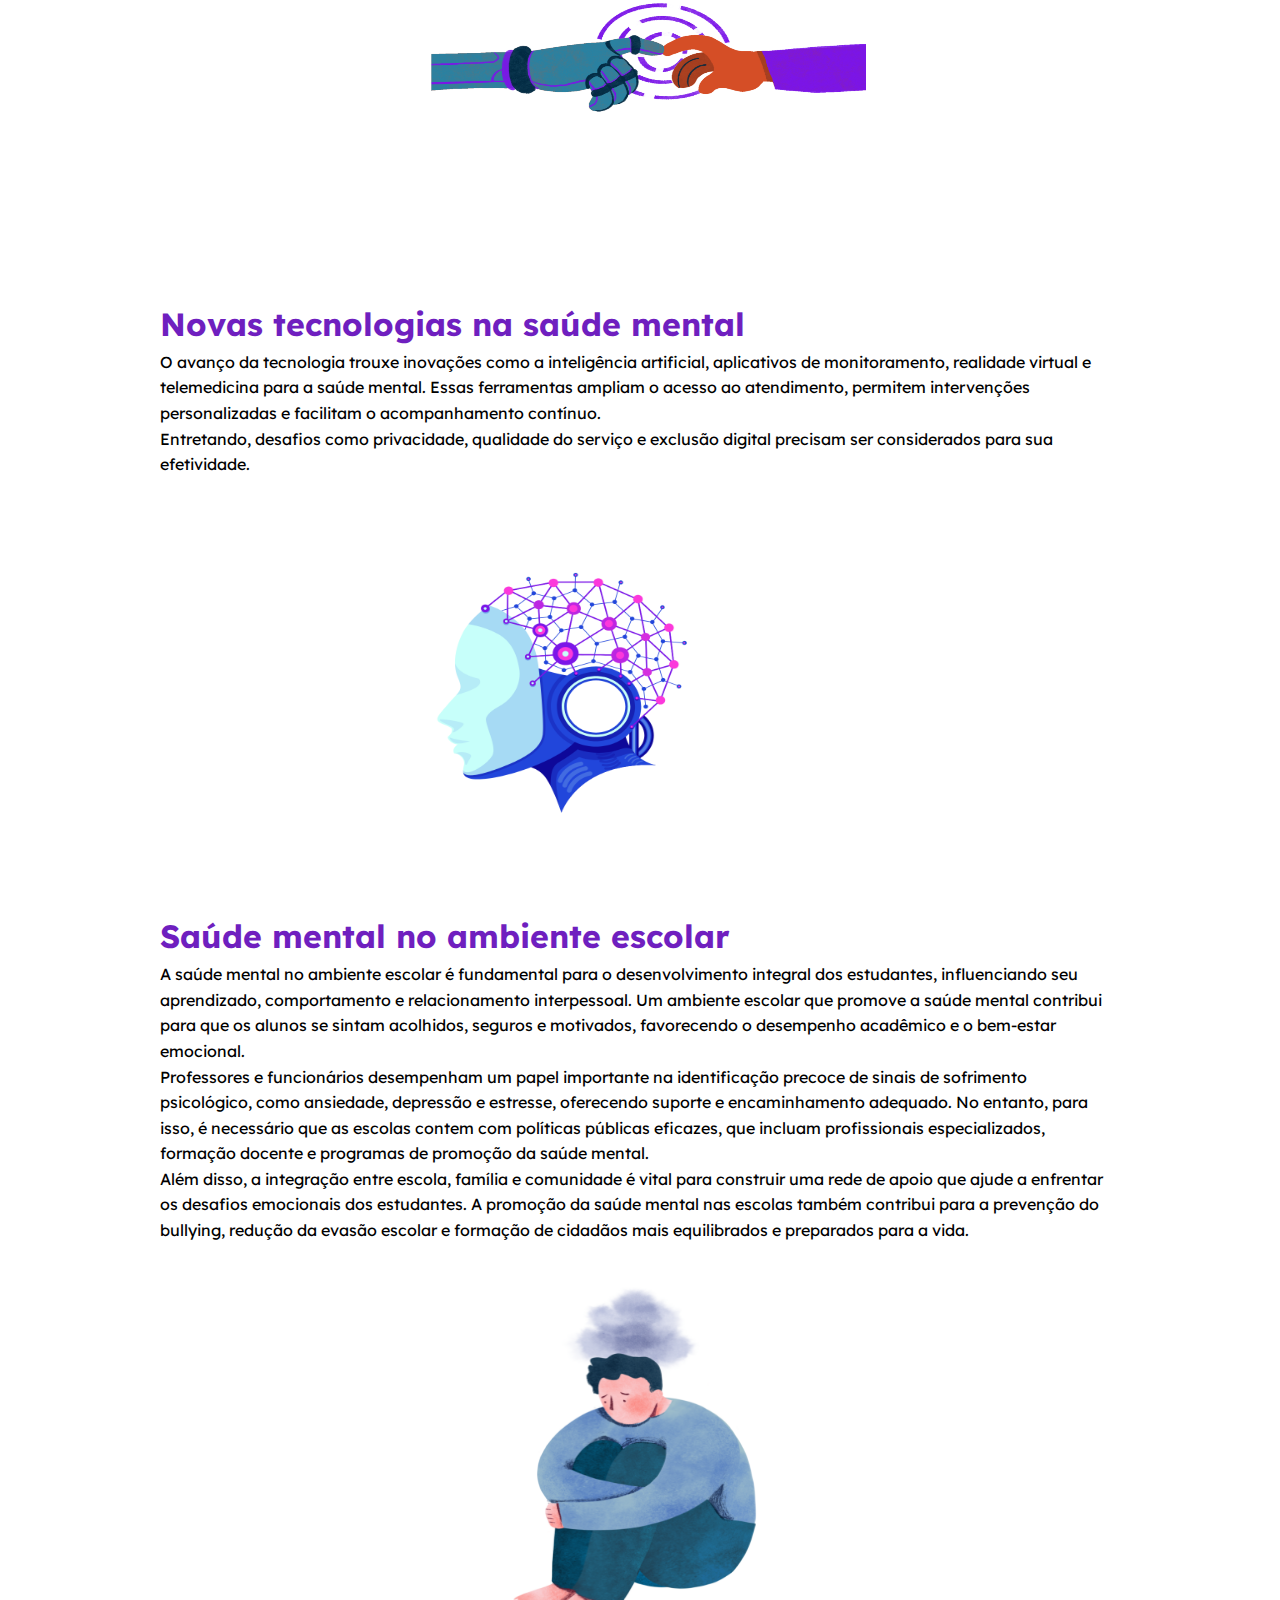
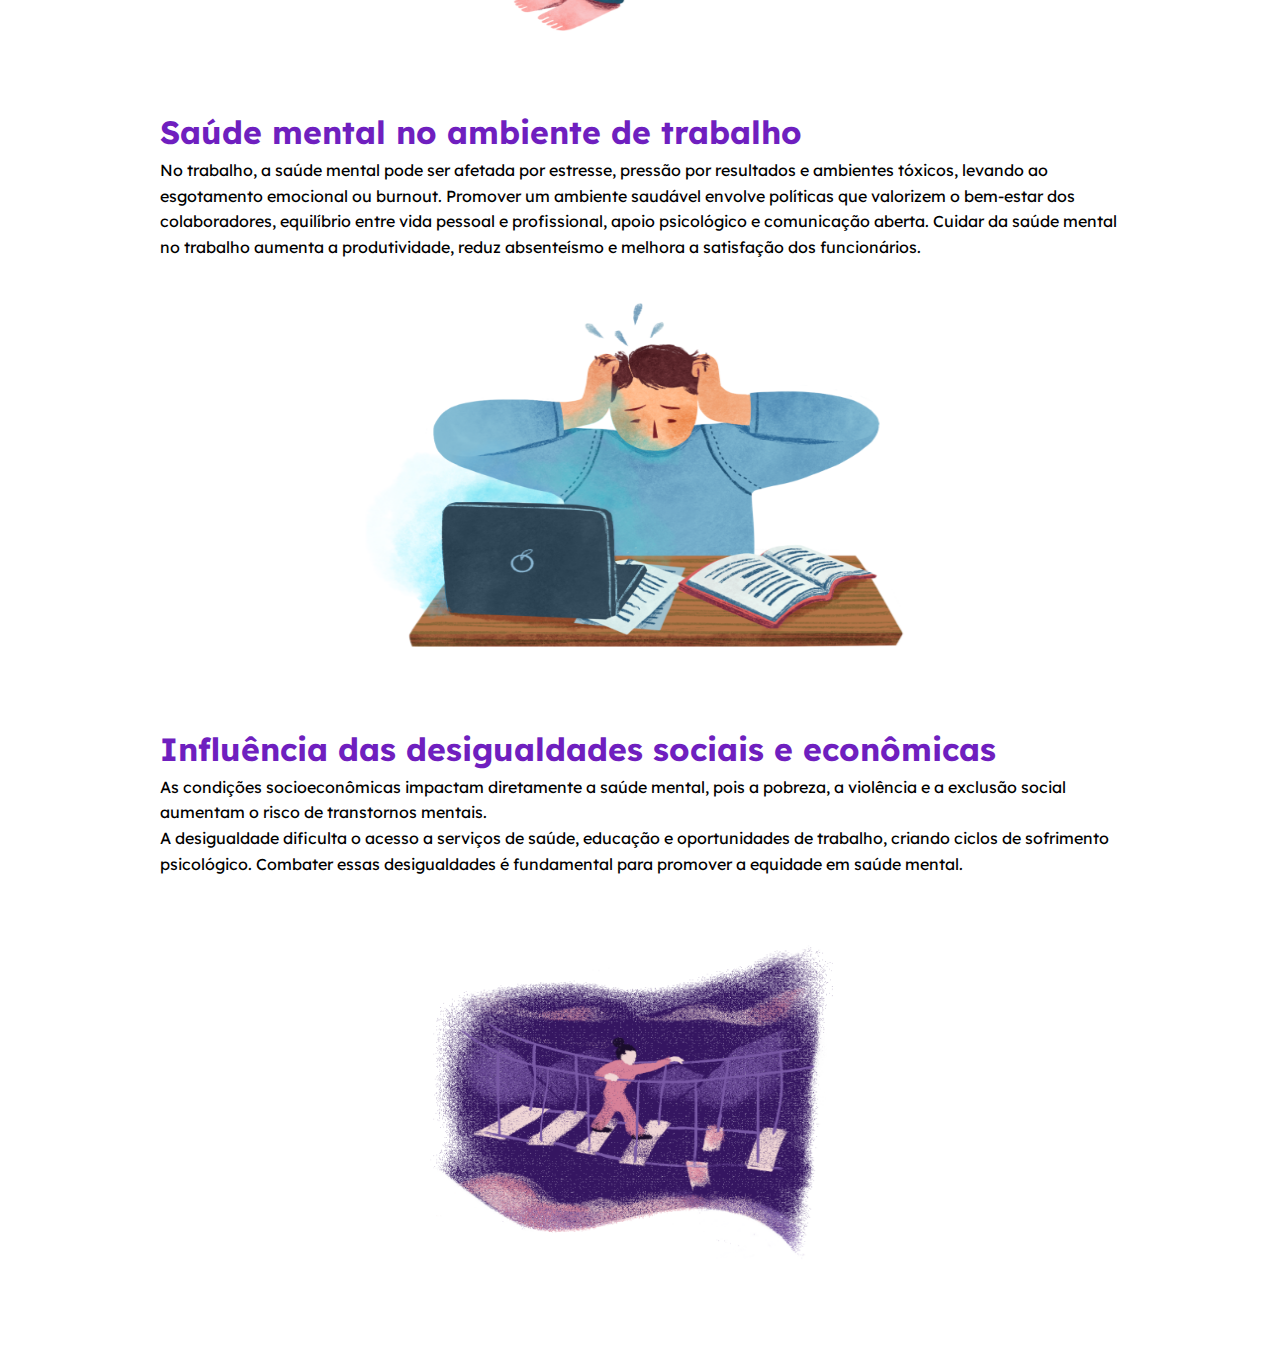
<file: sm.html>
<!DOCTYPE HTML>
<html lang ="PT-BR">
<head>
	<meta charset = "UTF-8">
	<link rel="stylesheet" href="styleA.css" />
	<link href='https://fonts.googleapis.com/css?family=Lexend' rel='stylesheet'>
	<title> Saúde Mental	</title>
</head>

<body>
	<nav class="links">
	   <div class="logo">

            <a href="index.html"> Conect Mind </a> <!-- BARRA DE NAVEGAÇÃO -->

       </div>
	<div>
		 <ul>
		   
		    <li> <a href="indexTcc.html"><strong>Saúde Mental</strong></a> </li>
            <li> <a href="Transtornos.html"><strong>Transtornos Mentais</strong></a> </li>
            <li> <a href="Fobias.html"><strong> Fobias </strong></a> </li>
			<li> <a href="Tratamentos.html"><strong> Tratamento</strong></a> </li>
			<li> <a href="App.html"><strong>Aplicativos</strong></a> </li>
		</ul>
	</div>
	</nav>
	
    <br><br><br><br><br><br><br><br><br><br><br><br> <!-- espaço -->
	
		<div class="corpo">
		<br><br><br><br><br><br><br><br>
		<div class="sub-title">
	
</div>
	<div class="title">
		<h1>SAÚDE MENTAL</h1> <!-- TÍTULO SAÚDE MENTAL-->
	</div>
		<p>A saúde mental é um estado de bem-estar no qual o indivíduo consegue perceber suas próprias capacidades,
		lidar com as demandas normais da vida, trabalhar de forma produtiva e contribuir para a sua comunidade. Ela envolve 
		o equilíbrio emocional, psicológico e social, que afeta diretamente a forma como pensamos, sentimos e agimos. A saúde
		mental não significa apenas a ausência de transtornos, mas a presença de recursos internos que permitem enfrentar desafios, manter relações saudáveis e tomar decisões 
		adequadas.</p>
		<p> A saúde mental está diretamente relacionada aos transtornos mentais, os quais podem impactar negativamente as relações interpessoais. O isolamento social,
		por exemplo, pode agravar sintomas psicológicos, enquanto o convívio com outras pessoas tende a favorecer o acolhimento, o fortalecimento de vínculos e o suporte emocional.</p>
		<p>Portanto, cuidar da saúde mental é essencial para o desenvolvimento integral das pessoas e para o fortalecimento da qualidade de vida.</p>    <!-- texto -->
		<br><br>
		<img src="Imagens/mente.png" width="850px" height="400px">
		
		
		
	<div class="title">
		<h1>Impacto da Tecnologia e mundo digital na saúde mental</h1> <!-- TÍTULO -->
	</div>
		<p>A tecnologia oferece ferramentas importantes para o acesso à informação, suporte psicológico e telemedicina, facilitando o cuidado em saúde mental.
		Porém, o uso excessivo de redes sociais, jogos eletrônicos e a exposição constante a notícias podem causar ansiedade, estresse e isolamento social.</p>
		<p>É fundamental equilibrar o uso tecnológico para aproveitar seus benefícios sem prejudicar o equilíbrio emocional.
		No tratamento da saúde mental, os campos que receberam uma grande ajuda da tecnologia foram a psicologia e a psiquiatria, a digitalização
		tem um caminho muito grande a percorrer e já está entrando em consultas, pesquisas e tratamentos</p>  <!-- texto -->
		<img src="Imagens/mao.png" width="1000px" height="430px">
<br><br>
	
    <div class="title">    
		<h1>Novas tecnologias na saúde mental</h1><!-- TÍTULO -->
	</div>
		<p>O avanço da tecnologia trouxe inovações como a inteligência artificial, aplicativos de monitoramento, realidade virtual e telemedicina para a saúde mental. 
		Essas ferramentas ampliam o acesso ao atendimento, permitem intervenções personalizadas e facilitam o acompanhamento contínuo.</p>
		<p> Entretando, desafios como privacidade, qualidade do serviço e exclusão digital precisam ser considerados para sua efetividade.</p>
		<img src="Imagens/tec.png" width="800px" height="400px">
	<br></br>
	<div class="title">
		<h1>Saúde mental no ambiente escolar</h1> <!-- TÍTULO -->
	</div>
		<p>A saúde mental no ambiente escolar é fundamental para o desenvolvimento integral dos estudantes, influenciando seu aprendizado, comportamento e relacionamento interpessoal.
		Um ambiente escolar que promove a saúde mental contribui para que os alunos se sintam acolhidos, seguros e motivados, favorecendo o desempenho acadêmico e o bem-estar emocional.</p>  
		<p>Professores e funcionários desempenham um papel importante na identificação precoce de sinais de sofrimento psicológico, como ansiedade, depressão e estresse, oferecendo suporte e 
        encaminhamento adequado. No entanto, para isso, é necessário que as escolas contem com políticas públicas eficazes, que incluam profissionais especializados, formação docente e programas de promoção da saúde mental.</p>
        <p>Além disso, a integração entre escola, família e comunidade é vital para construir uma rede de apoio que ajude a enfrentar os desafios emocionais dos estudantes.
        A promoção da saúde mental nas escolas também contribui para a prevenção do bullying, redução da evasão escolar e formação de cidadãos mais equilibrados e preparados para a vida.</p>
        <img src="Imagens/mente2.png" width="950px" height="430px">
		<br><br>
		
		<div class="title">	
		<h1>Saúde mental no ambiente de trabalho</h1> <!-- TÍTULO -->
	</div>
		<p>No trabalho, a saúde mental pode ser afetada por estresse, pressão por resultados e ambientes tóxicos, levando ao esgotamento emocional ou burnout.
		Promover um ambiente saudável envolve políticas que valorizem o bem-estar dos colaboradores, equilíbrio entre vida pessoal e profissional, apoio psicológico e comunicação aberta.
		Cuidar da saúde mental no trabalho aumenta a produtividade, reduz absenteísmo e melhora a satisfação dos funcionários.</p>
		<img src="Imagens/pc.png" width="950px" height="430px">
		
		
		<br><br>
		<div class="title">
		<h1>Influência das desigualdades sociais e econômicas</h1><!-- TÍTULO -->
	</div>
		<p>As condições socioeconômicas impactam diretamente a saúde mental, pois a pobreza, a violência e a exclusão social aumentam o risco de transtornos mentais.</p>
		<p>A desigualdade dificulta o acesso a serviços de saúde, educação e oportunidades de trabalho, criando ciclos de sofrimento psicológico. Combater essas desigualdades
		é fundamental para promover a equidade em saúde mental.</p>
		<img src="Imagens/saude.png" width="950px" height="450px">
		
      </div>
    </div>
  </div>		
</body>
</html>
</file>
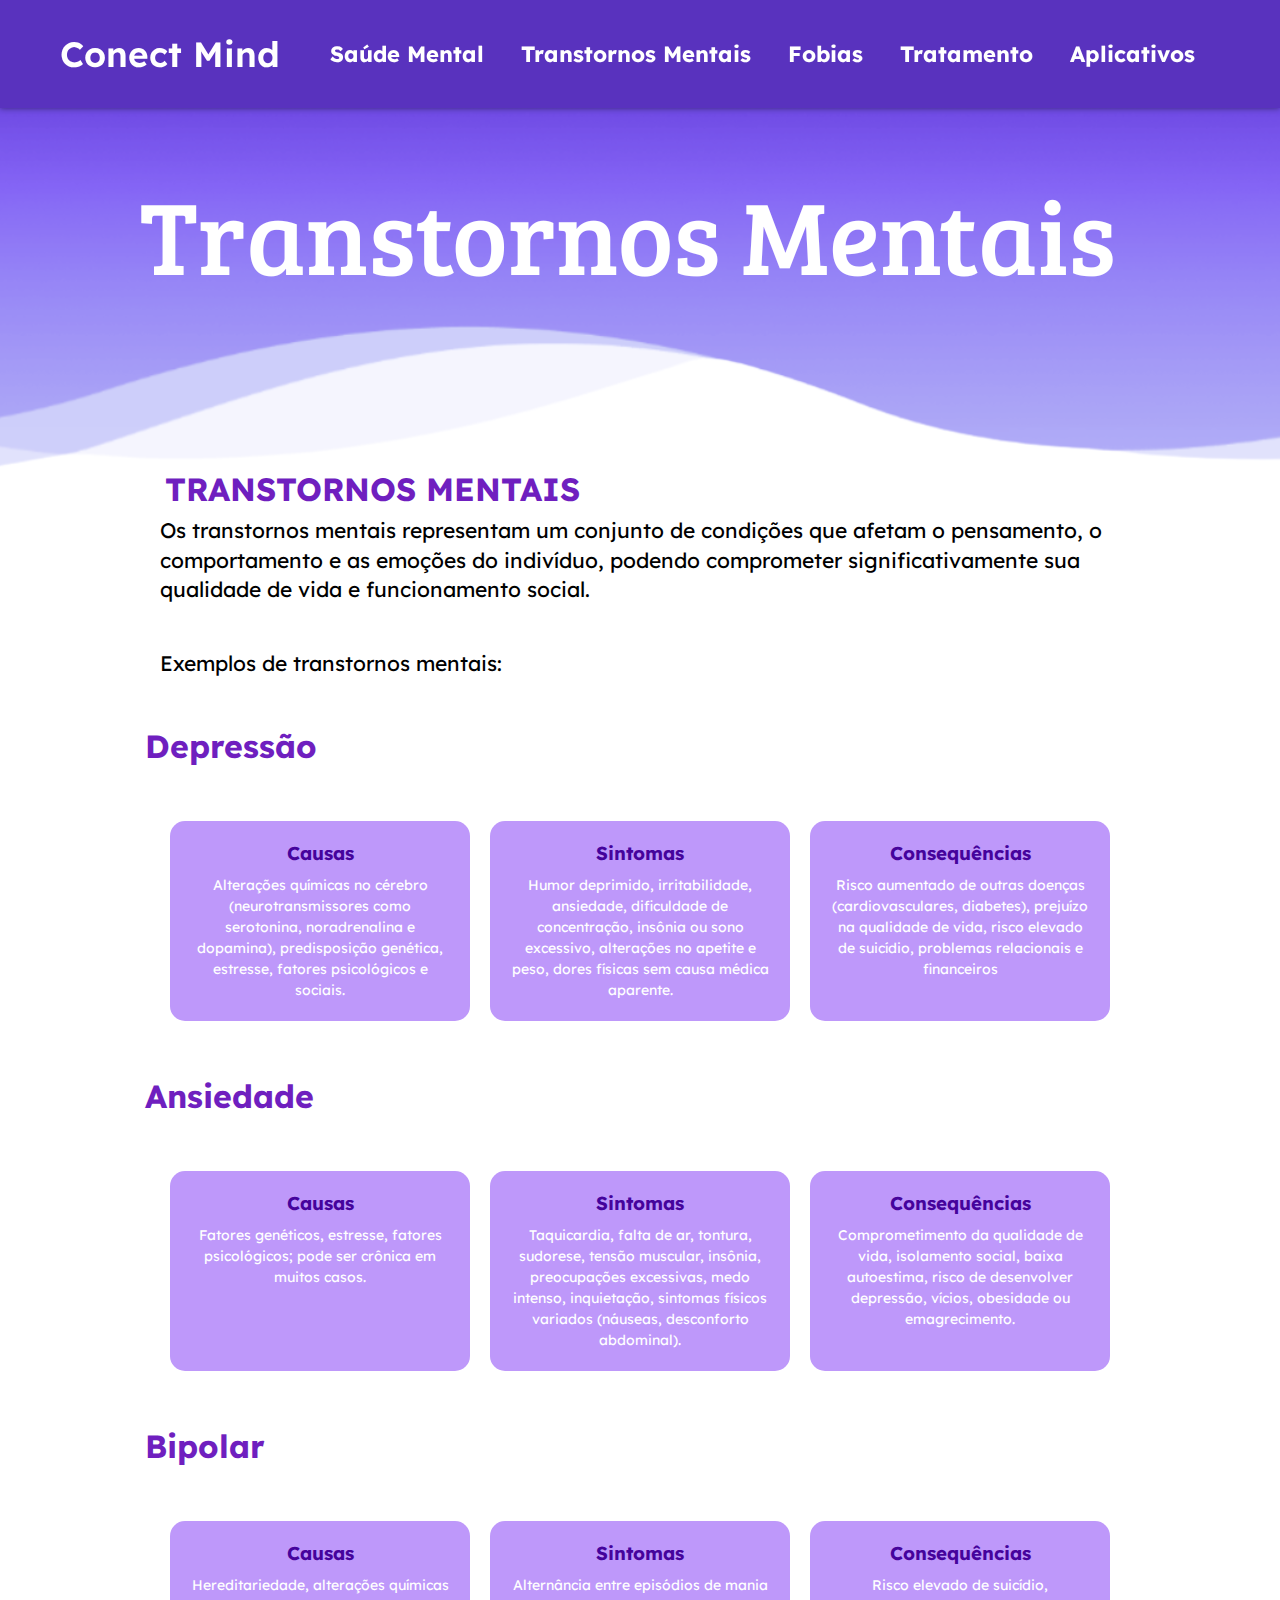
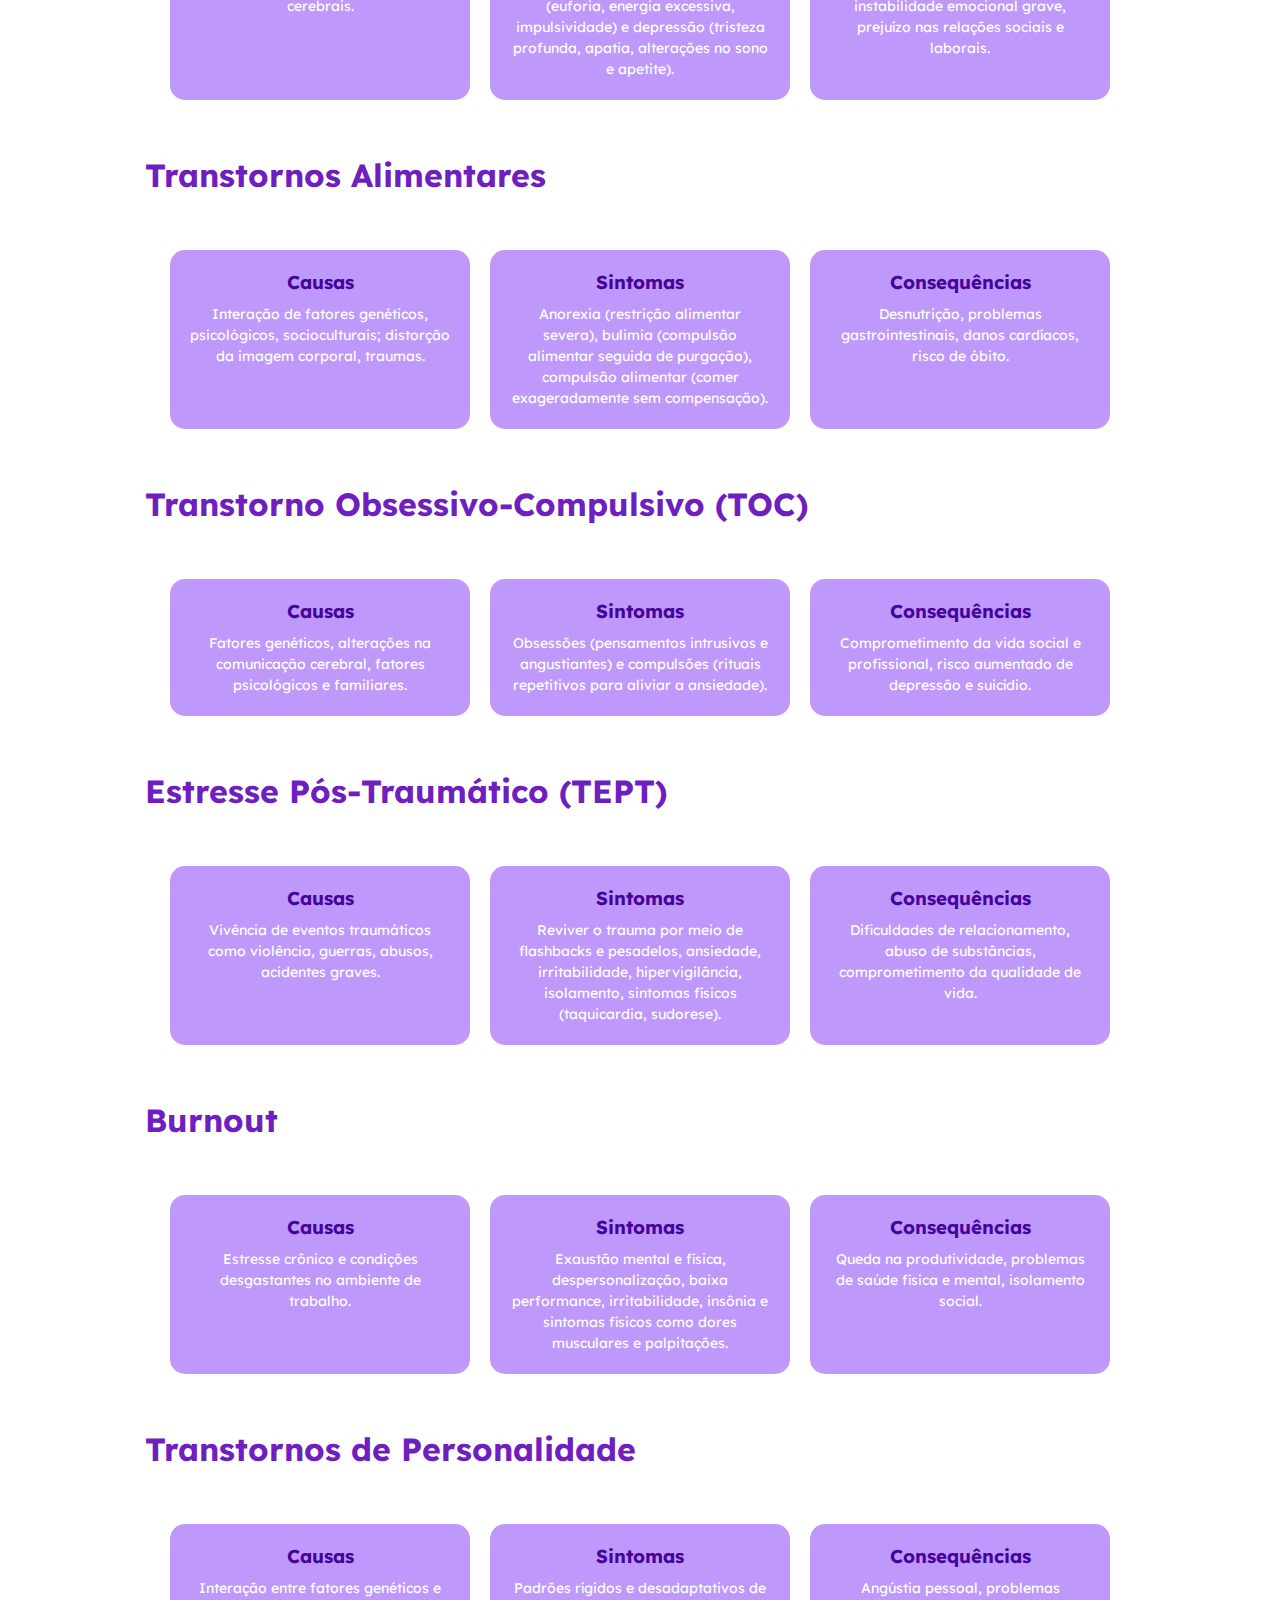
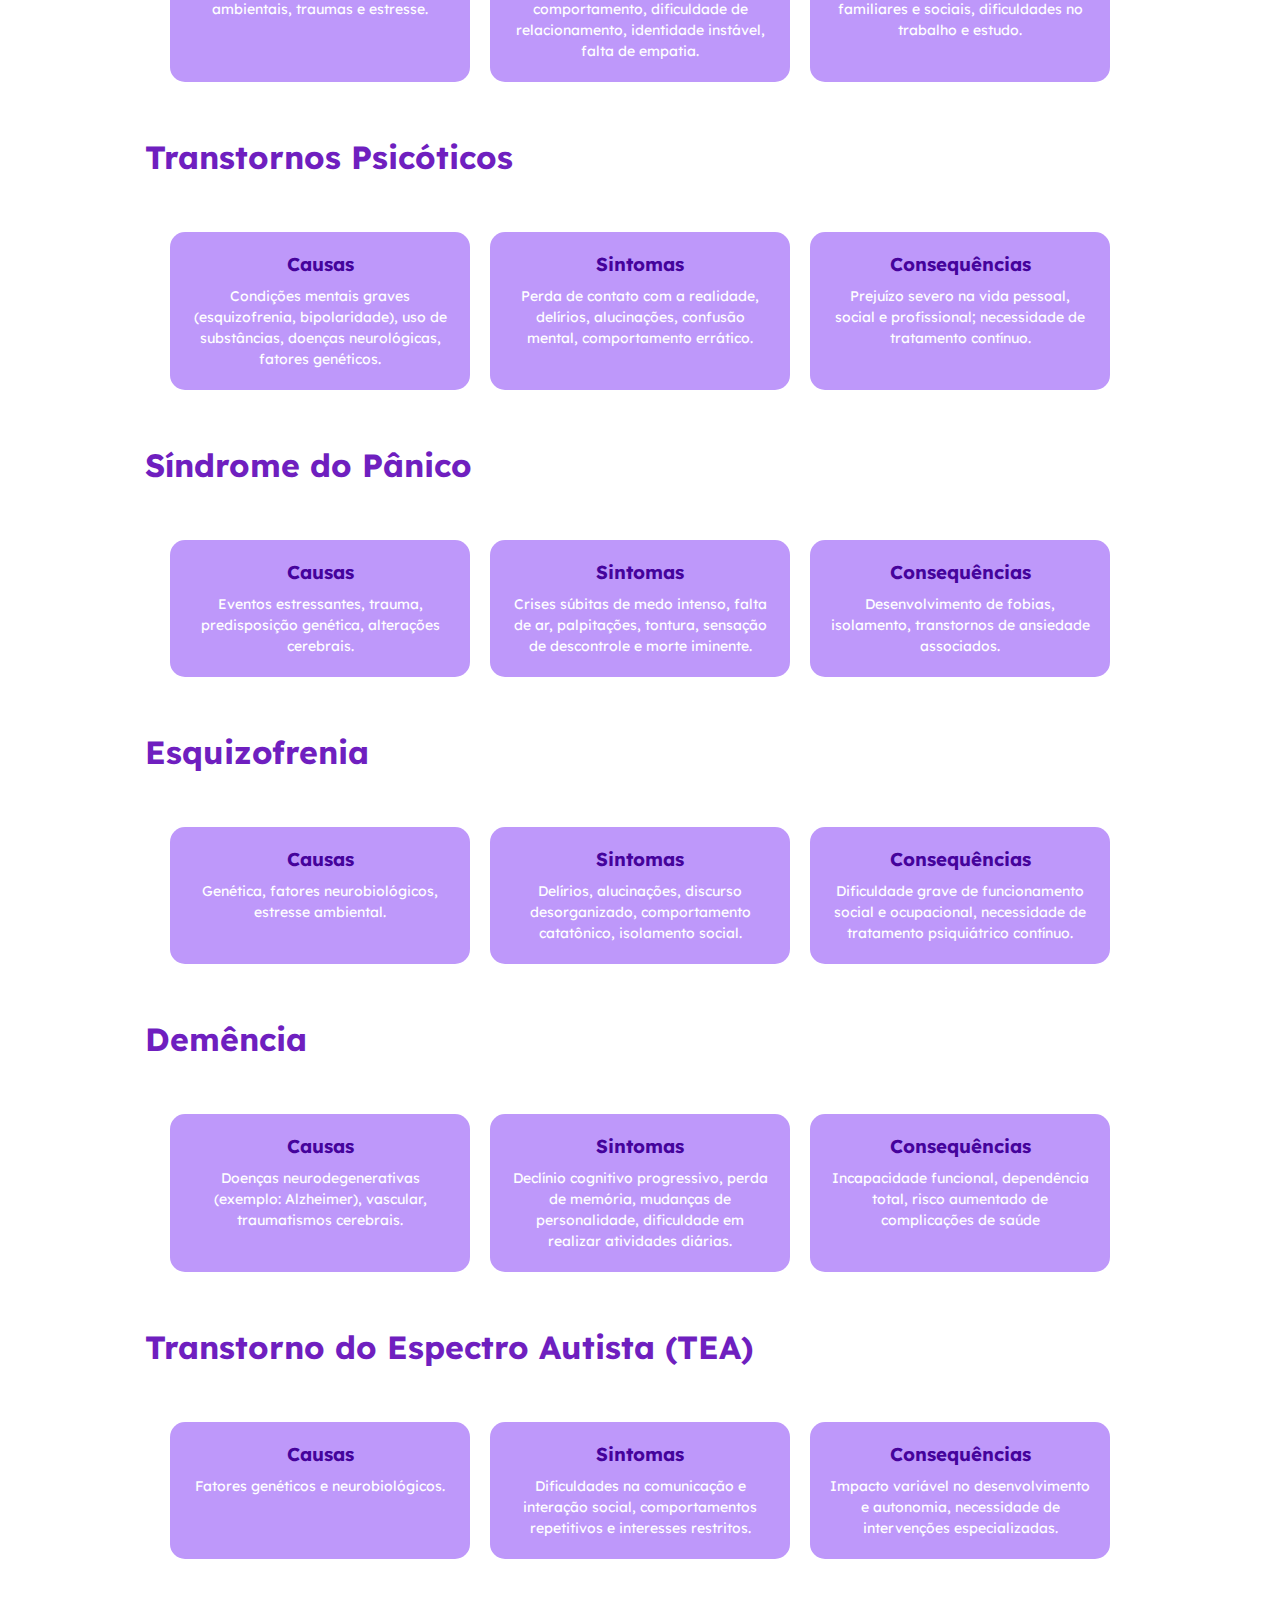
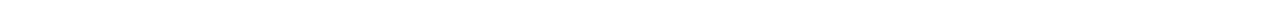
<file: Transtornos.html>
<!DOCTYPE HTML>
<html lang ="PT-BR">
<head>
	<meta charset = "UTF-8">
	<title> Transtornos </title>
	<link href='https://fonts.googleapis.com/css?family=Lexend' rel='stylesheet'>
<style>
	*{
    margin: 0;
    padding: 0;
    box-sizing: border-box;
    font-family: 'Lexend', sans-serif;

}

body{
	background: white;
	background-image: url("Imagens/m2.png");
	background-repeat: no-repeat;

}
nav{

   position: fixed;
   top: 0;
   left: 0;
   width: 100%;
   z-index: 999px;
   box-shadow: 0px 0px 6px 0px rgba(0, 0, 0, 0.5);
   background-color: #5932be;
   padding: 30px 60px;
   display: flex;
   justify-content: space-between;
   align-items: center;
	
}

nav .logo a{
    text-decoration: none;
    color: White;
    font-size: 35px;
    font-weight: 600;
	font-family: 'Lexend', sans-serif;

}

nav ul{
	font-family: Arial;
    display: flex;
    align-items: center;
    list-style: none;
    padding: 10px;
	
}

nav li{
    margin-left: 7px;

}

nav li a{
    text-decoration: none;
    color: white;
    font-size: 22px;
    font-weight: 500;
    padding: 8px 15px;
    border-radius: 5px;
    transition: 0.3s;
	background-color: none;
	border: none;
	cursor: pointer;
	
}

nav li a:hover{
    background-color: #9779ff;
	font-size: 24.7px;
	color: white;
}

.banner{
    height: 100vh;
    background-size: cover;
    background-position: center;
    background-repeat: no-repeat;
    display: flex;
    align-items: center;
    justify-content: center;
    text-align: center;
}

.texto .titulo{
    color: #fff;
    font-size: 60px;
    font-weight: 600;
}

.texto .sub_titulo{
    color: #fff;
    font-size: 58px;
    font-weight: 600;

}
.corpo {
      max-width: 1000px;
      margin: auto;
      padding: 20px;
	  line-height: 1.4;
    }

p {
  font-size: 21px;
}
.transtorno{
     background: white;
     border: 1px solid #ccc;
     border-radius: 15px;
     width: 500px;
     margin: 15px;
     padding: 15px;
     box-shadow: 0 4px 8px rgba(0,0,0,0.1);
     text-align: center;
     display: block;
	 justify-content: space-evenly;
}

.lugar{
   display:flex;
  justify-content: space-evenly;
}

.transtorno .subtitulo{
  margin-bottom: 10px;

}

.title {
	color: #6f1fbf;
	font: 23px;
}

<!-- cards --!>

.topicos{
	color: #89d07e;
	text-align: center; 
	font-size: 2rem; 
	margin-top: 50px; 
	margin-bottom: 30px 
	font-weight: bold;
}
	
.cards {
    display: flex;
    justify-content: center;
    gap: 20px;
    padding: 50px;
}

.card {
    background:#be98fa;
    padding: 20px;
    border-radius: 15px;
    text-align: center;
    width: 300px;
	height: 350px
    transition: transform 0.3s;
}
.card:hover {
    transform: translateY(10px);
}

.card-icon {
    width: 100px;
    height: 100px;
    margin-bottom: 15px;
}

.card h3 {
    margin-bottom: 10px;
    color: #45039c;
}

.card p {
    font-size: 14px;
    line-height: 1.5;
	color: white;
}

.title{
	  max-width: 1000px;
      margin: auto;
      padding: 5px;
	  color: #6f1fbf;

}

.container{
flex-direction: column;

}


</style>
</head>

<body>
	<nav class="links">
	   <div class="logo">

            <a href="Index.html"> Conect Mind </a> <!-- BARRA DE NAVEGAÇÃO -->

       </div>
	<div>
		 <ul>
		    <li> <a href="sm.html"><strong>Saúde Mental</strong></a> </li>
            <li> <a href="Transtornos.html"><strong>Transtornos Mentais</strong></a> </li>
            <li> <a href="Fobias.html"><strong> Fobias </strong></a> </li>
			<li> <a href="Tratamentos.html"><strong> Tratamento</strong></a> </li>
			<li> <a href="App.html"><strong>Aplicativos</strong></a> </li>
		</ul>
	</div>
	</nav>
    <br><br><br><br><br><br><br><br><br><br><br><br> <!-- espaço -->
	
<div class="corpo">
<br><br><br><br><br><br><br><br><br>
		
		<div class="title">
		<h1>TRANSTORNOS MENTAIS</h1>
		</div>		<!-- TÍTULO -->
		<p>Os transtornos mentais representam um conjunto de condições que afetam o pensamento, o comportamento 
		e as emoções do indivíduo, podendo comprometer significativamente sua qualidade de vida e funcionamento social.</p>
		<br><br>
		<p> Exemplos de transtornos mentais:</p>
		<br>
</div>

  <div class="title">
		<h1>Depressão</h1>
		</div>	
<section class="cards">
    <div class="card causas" id="causas">
    <h3>Causas</h3>
    <p>Alterações químicas no cérebro (neurotransmissores como serotonina, noradrenalina e dopamina), predisposição genética, estresse, fatores psicológicos e sociais.
</p>
    </div>

    <div class="card sintomas" id="sintomas">
    <h3>Sintomas</h3>
    <p>Humor deprimido, irritabilidade, ansiedade, dificuldade de concentração, insônia ou sono excessivo, alterações no apetite e peso, dores físicas sem causa médica aparente.
</p>
    </div>
	
	<div class="card consequencias" id="consequencias">
    <h3>Consequências</h3>
    <p>Risco aumentado de outras doenças (cardiovasculares, diabetes), prejuízo na qualidade de vida, risco elevado de suicídio, problemas relacionais e financeiros</p>
    </div>
</section>

  <div class="title">
		<h1>Ansiedade</h1>
		</div>	
<section class="cards">
    <div class="card causas" id="causas">
    <h3>Causas</h3>
    <p>Fatores genéticos, estresse, fatores psicológicos; pode ser crônica em muitos casos.</p>
    </div>

    <div class="card sintomas" id="sintomas">
    <h3>Sintomas</h3>
    <p>Taquicardia, falta de ar, tontura, sudorese, tensão muscular, insônia, preocupações excessivas, medo intenso, inquietação, sintomas físicos variados (náuseas, desconforto abdominal).
</p>
    </div>
	
	<div class="card consequencias" id="consequencias">
    <h3>Consequências</h3>
    <p> Comprometimento da qualidade de vida, isolamento social, baixa autoestima, risco de desenvolver depressão, vícios, obesidade ou emagrecimento.
</p>
    </div>
</section>


	  <div class="title">
		<h1>Bipolar</h1>
		</div>	
<section class="cards">
    <div class="card causas" id="causas">
    <h3>Causas</h3>
    <p>Hereditariedade, alterações químicas cerebrais.</p>
    </div>

    <div class="card sintomas" id="sintomas">
    <h3>Sintomas</h3>
    <p>Alternância entre episódios de mania (euforia, energia excessiva, impulsividade) e depressão (tristeza profunda, apatia, alterações no sono e apetite).</p>
    </div>
	
	<div class="card consequencias" id="consequencias">
    <h3>Consequências</h3>
    <p>Risco elevado de suicídio, instabilidade emocional grave, prejuízo nas relações sociais e laborais.</p>
    </div>
</section>


  <div class="title">
		<h1>Transtornos Alimentares</h1>
		</div>	
<section class="cards">
    <div class="card causas" id="causas">
    <h3>Causas</h3>
    <p>Interação de fatores genéticos, psicológicos, socioculturais; distorção da imagem corporal, traumas.</p>
    </div>

    <div class="card sintomas" id="sintomas">
    <h3>Sintomas</h3>
    <p>Anorexia (restrição alimentar severa), bulimia (compulsão alimentar seguida de purgação), compulsão alimentar (comer exageradamente sem compensação).</p>
    </div>
	<div class="card consequencias" id="consequencias">
    <h3>Consequências</h3>
    <p>Desnutrição, problemas gastrointestinais, danos cardíacos, risco de óbito.</p>
    </div>
</section>


  <div class="title">
		<h1>Transtorno Obsessivo-Compulsivo (TOC)</h1>
		</div>	
<section class="cards">
    <div class="card causas" id="causas">
    <h3>Causas</h3>
    <p>Fatores genéticos, alterações na comunicação cerebral, fatores psicológicos e familiares.</p>
    </div>

    <div class="card sintomas" id="sintomas">
    <h3>Sintomas</h3>
    <p>Obsessões (pensamentos intrusivos e angustiantes) e compulsões (rituais repetitivos para aliviar a ansiedade).</p>
    </div>
	<div class="card consequencias" id="consequencias">
    <h3>Consequências</h3>
    <p>Comprometimento da vida social e profissional, risco aumentado de depressão e suicídio.</p>
    </div>
</section>


  <div class="title">
		<h1>Estresse Pós-Traumático (TEPT)</h1>
		</div>	
<section class="cards">
    <div class="card causas" id="causas">
    <h3>Causas</h3>
    <p>Vivência de eventos traumáticos como violência, guerras, abusos, acidentes graves.
</p>
    </div>
    <div class="card sintomas" id="sintomas">
    <h3>Sintomas</h3>
    <p>Reviver o trauma por meio de flashbacks e pesadelos, ansiedade, irritabilidade, hipervigilância, isolamento, sintomas físicos (taquicardia, sudorese).
</p>
    </div>
	
	<div class="card consequencias" id="consequencias">
    <h3>Consequências</h3>
    <p>Dificuldades de relacionamento, abuso de substâncias, comprometimento da qualidade de vida.
</p>
    </div>
</section>


  <div class="title">
		<h1>Burnout</h1>
		</div>	
<section class="cards">
    <div class="card causas" id="causas">
    <h3>Causas</h3>
    <p>Estresse crônico e condições desgastantes no ambiente de trabalho.</p>
    </div>
    <div class="card sintomas" id="sintomas">
    <h3>Sintomas</h3>
    <p>Exaustão mental e física, despersonalização, baixa performance, irritabilidade, insônia e sintomas físicos como dores musculares e palpitações.</p>
    </div>
	<div class="card consequencias" id="consequencias">
    <h3>Consequências</h3>
    <p>Queda na produtividade, problemas de saúde física e mental, isolamento social.</p>
    </div>
</section>


  <div class="title">
		<h1>Transtornos de Personalidade</h1>
		</div>	
<section class="cards">
    <div class="card causas" id="causas">
    <h3>Causas</h3>
    <p> Interação entre fatores genéticos e ambientais, traumas e estresse.</p>
    </div>
    <div class="card sintomas" id="sintomas">
    <h3>Sintomas</h3>
    <p>Padrões rígidos e desadaptativos de comportamento, dificuldade de relacionamento, identidade instável, falta de empatia.</p>
    </div>
	<div class="card consequencias" id="consequencias">
    <h3>Consequências</h3>
    <p>Angústia pessoal, problemas familiares e sociais, dificuldades no trabalho e estudo.</p>
    </div>
</section>


  <div class="title">
		<h1>Transtornos Psicóticos</h1>
		</div>	
<section class="cards">
    <div class="card causas" id="causas">
    <h3>Causas</h3>
    <p>Condições mentais graves (esquizofrenia, bipolaridade), uso de substâncias, doenças neurológicas, fatores genéticos.</p>
    </div>
    <div class="card sintomas" id="sintomas">
    <h3>Sintomas</h3>
    <p>Perda de contato com a realidade, delírios, alucinações, confusão mental, comportamento errático.</p>
    </div>
	<div class="card consequencias" id="consequencias">
    <h3>Consequências</h3>
    <p>Prejuízo severo na vida pessoal, social e profissional; necessidade de tratamento contínuo.</p>
    </div>
</section>


  <div class="title">
		<h1>Síndrome do Pânico</h1>
		</div>	
<section class="cards">
    <div class="card causas" id="causas">
    <h3>Causas</h3>
    <p>Eventos estressantes, trauma, predisposição genética, alterações cerebrais.
</p>
    </div>
    <div class="card sintomas" id="sintomas">
    <h3>Sintomas</h3>
    <p>Crises súbitas de medo intenso, falta de ar, palpitações, tontura, sensação de descontrole e morte iminente.
</p>
    </div>
	<div class="card consequencias" id="consequencias">
    <h3>Consequências</h3>
    <p> Desenvolvimento de fobias, isolamento, transtornos de ansiedade associados.</p>
    </div>
</section>

<div class="title">
		<h1>Esquizofrenia</h1>
		</div>	
<section class="cards">
    <div class="card causas" id="causas">
    <h3>Causas</h3>
    <p>Genética, fatores neurobiológicos, estresse ambiental.</p>
    </div>
    <div class="card sintomas" id="sintomas">
    <h3>Sintomas</h3>
    <p>Delírios, alucinações, discurso desorganizado, comportamento catatônico, isolamento social.</p>
    </div>
	<div class="card consequencias" id="consequencias">
    <h3>Consequências</h3>
    <p>Dificuldade grave de funcionamento social e ocupacional, necessidade de tratamento psiquiátrico contínuo.</p>
    </div>
</section>


        <div class="title">
		<h1>Demência</h1>
		</div>	
<section class="cards">
    <div class="card causas" id="causas">
    <h3>Causas</h3>
    <p>Doenças neurodegenerativas (exemplo: Alzheimer), vascular, traumatismos cerebrais.</p>
    </div>
    <div class="card sintomas" id="sintomas">
    <h3>Sintomas</h3>
    <p>Declínio cognitivo progressivo, perda de memória, mudanças de personalidade, dificuldade em realizar atividades diárias.</p>
    </div>
	<div class="card consequencias" id="consequencias">
    <h3>Consequências</h3>
    <p>Incapacidade funcional, dependência total, risco aumentado de complicações de saúde </p>
    </div>
</section>


 <div class="title">
		<h1>Transtorno do Espectro Autista (TEA)</h1>
		</div>	
<section class="cards">
    <div class="card causas" id="causas">
    <h3>Causas</h3>
    <p>Fatores genéticos e neurobiológicos.</p>
    </div>
    <div class="card sintomas" id="sintomas">
    <h3>Sintomas</h3>
    <p>Dificuldades na comunicação e interação social, comportamentos repetitivos e interesses restritos.</p>
    </div>
	<div class="card consequencias" id="consequencias">
    <h3>Consequências</h3>
    <p> Impacto variável no desenvolvimento e autonomia, necessidade de intervenções especializadas. </p>
    </div>
</section>

</body>
</html>
</file>
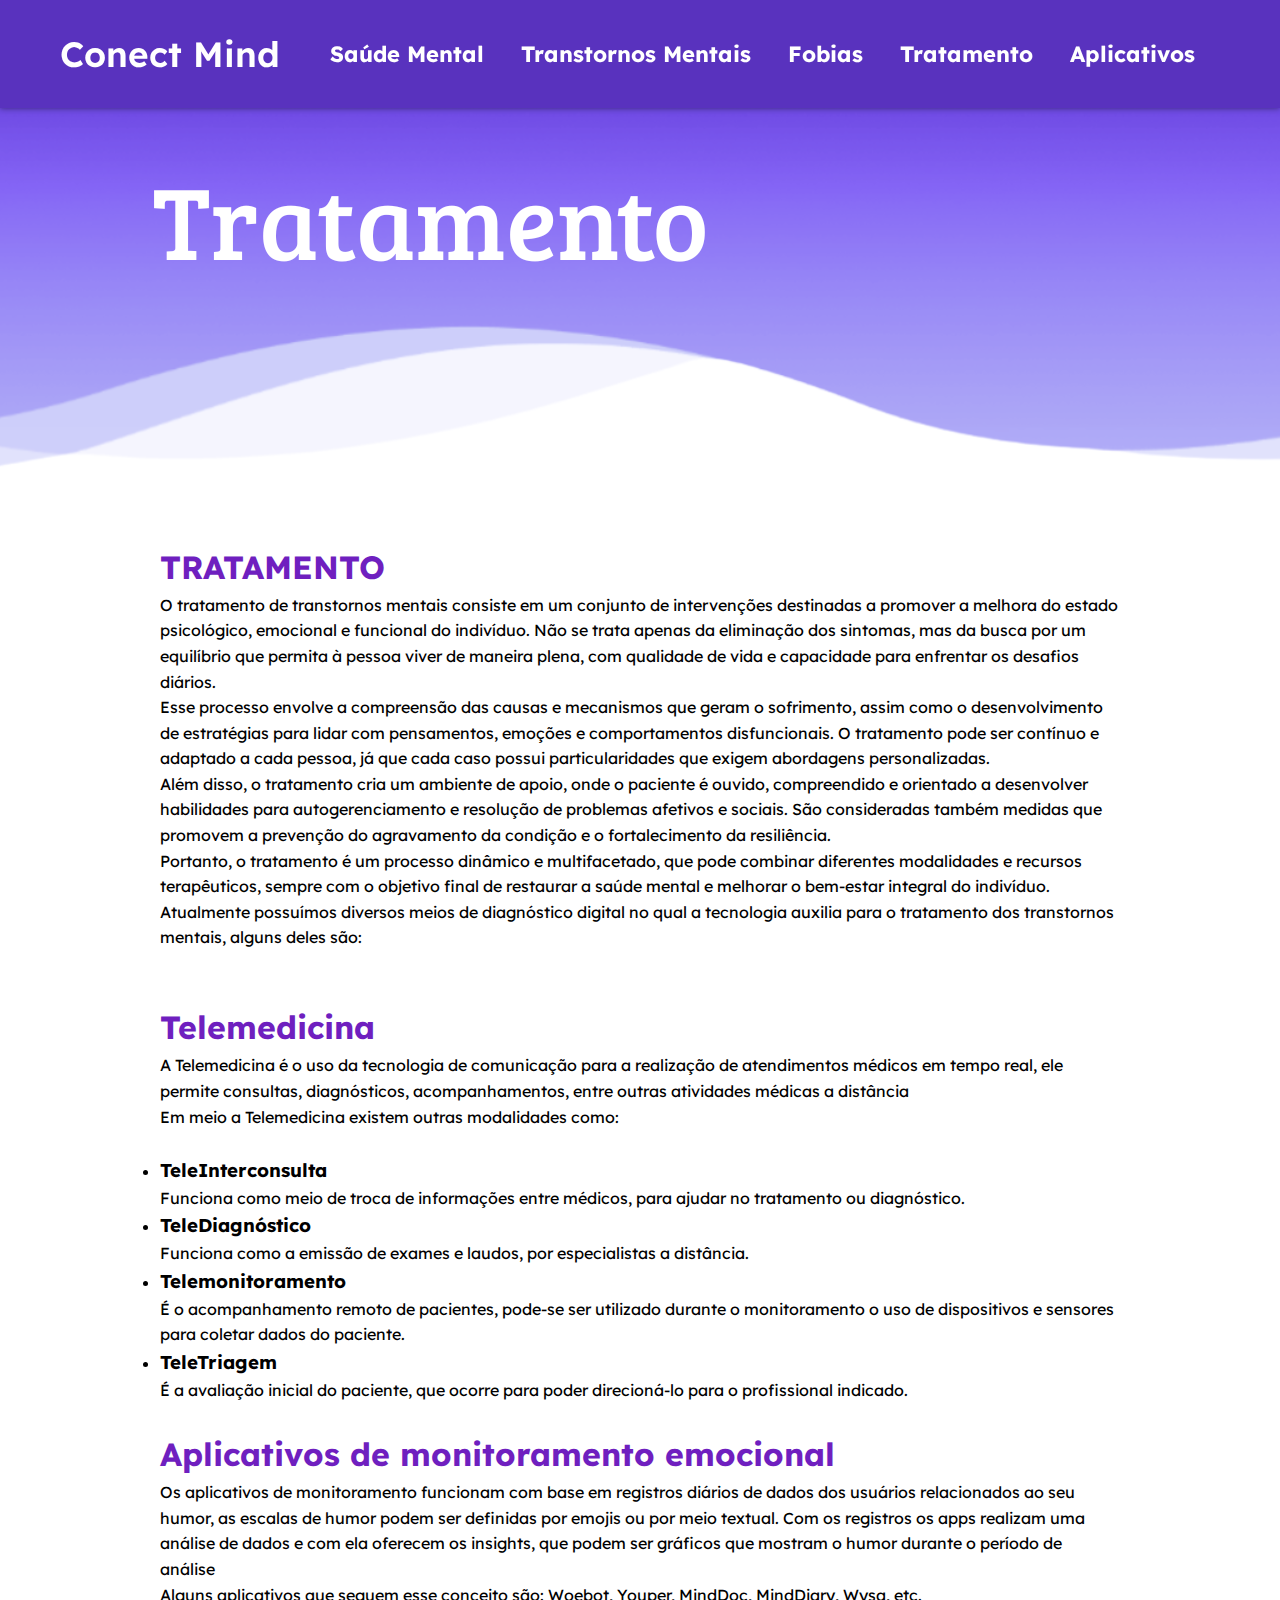
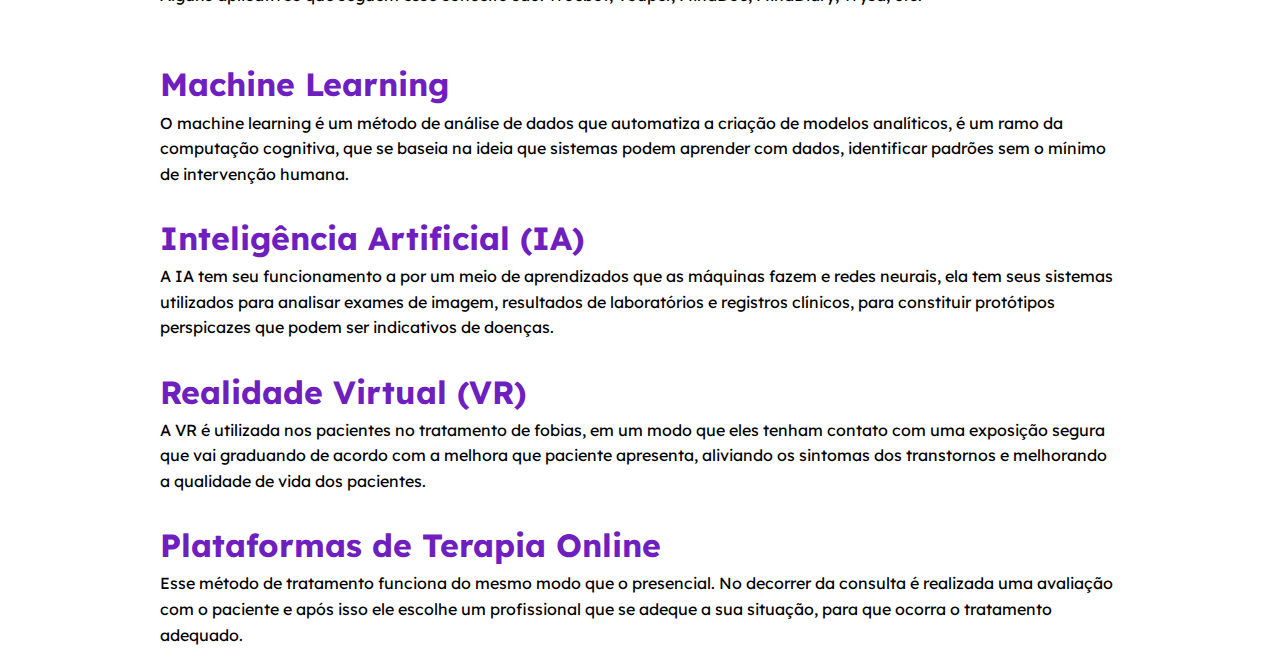
<file: Tratamentos.html>
<!DOCTYPE HTML>
<html lang ="PT-BR">
<head>
	<meta charset = "UTF-8">
	<title> Tratamento </title>
	<link href='https://fonts.googleapis.com/css?family=Lexend' rel='stylesheet'>
	<style>
	*{
    margin: 0;
    padding: 0;
    box-sizing: border-box;
     font-family: 'Lexend', sans-serif;

}

body{
	background: white;
	background-image: url("Imagens/m4.png");
	background-repeat: no-repeat;

}
nav{

   position: fixed;
   top: 0;
   left: 0;
   width: 100%;
   z-index: 999px;
   box-shadow: 0px 0px 6px 0px rgba(0, 0, 0, 0.5);
   background-color: #5932be;
   padding: 30px 60px;
   display: flex;
   justify-content: space-between;
   align-items: center;
	
}

nav .logo a{
    text-decoration: none;
    color: White;
    font-size: 35px;
    font-weight: 600;
	font-family: 'Lexend', sans-serif;

}

nav ul{
	font-family: Arial;
    display: flex;
    align-items: center;
    list-style: none;
    padding: 10px;
	
}

nav li{
    margin-left: 7px;

}

nav li a{
    text-decoration: none;
    color: white;
    font-size: 22px;
    font-weight: 500;
    padding: 8px 15px;
    border-radius: 5px;
    transition: 0.3s;
	background-color: none;
	border: none;
	cursor: pointer;
	
}

nav li a:hover{
    background-color: #9779ff;
	font-size: 24.7px;
	color: white;
}

.banner{
    height: 100vh;
    background-size: cover;
    background-position: center;
    background-repeat: no-repeat;
    display: flex;
    align-items: center;
    justify-content: center;
    text-align: center;
}

.texto .titulo{
    color: #fff;
    font-size: 60px;
    font-weight: 600;
}

.texto .sub_titulo{
    color: #fff;
    font-size: 58px;
    font-weight: 600;
}

.corpo {
      max-width: 1000px;
      margin: auto;
      padding: 20px;
	  line-height: 1.6;
}



.title h1{
color: #6f1fbf;
}

article img{
justify-content: center;
align-items: center;
text-align: center;
margin-top: 20px;
 max-width: 100%;
  height: auto;
}

article.section {
      max-width: 980px;
      margin: 0 auto 36px;
      background: rgba(255,255,255,0.02);
      border: 1px solid var(--border);
      border-radius: 20px;
      padding: 22px 22px 28px;
      box-shadow: 0 6px 24px rgba(0,0,0,0.15);
	  justify-content: center;
align-items: center;
text-align: center;
    }


</style>
</head>

<body>
	<nav class="links">
	   <div class="logo">

            <a href="index.html"> Conect Mind </a> <!-- BARRA DE NAVEGAÇÃO -->

       </div>
	<div>
		 <ul>
		   
		    <li> <a href="indexTcc.html"><strong>Saúde Mental</strong></a> </li>
            <li> <a href="Transtornos.html"><strong>Transtornos Mentais</strong></a> </li>
            <li> <a href="Fobias.html"><strong> Fobias </strong></a> </li>
			<li> <a href="Tratamentos.html"><strong> Tratamento</strong></a> </li>
			<li> <a href="App.html"><strong>Aplicativos</strong></a> </li>
		</ul>
	</div>
	</nav>
    <br><br><br><br><br><br><br><br><br><br><br><br> <!-- espaço -->
<div class="corpo">
<br><br><br><br><br><br><br><br><br>
		<div class="sub-title">
		<br>
<br>
	</div>
		<div class="title">
		<h1>TRATAMENTO</h1> <!-- TÍTULO -->
		O tratamento de transtornos mentais consiste em um conjunto de intervenções destinadas a promover a melhora do estado psicológico, emocional e funcional do indivíduo. Não se trata apenas da eliminação dos sintomas, mas da busca por um equilíbrio que permita à pessoa viver de maneira plena, com qualidade de vida e capacidade para enfrentar os desafios diários.</p>

<p>Esse processo envolve a compreensão das causas e mecanismos que geram o sofrimento, assim como o desenvolvimento de estratégias para lidar com pensamentos, emoções e comportamentos disfuncionais. O tratamento pode ser contínuo e adaptado a cada pessoa, já que cada caso possui particularidades que exigem abordagens personalizadas.</p>
<p>Além disso, o tratamento cria um ambiente de apoio, onde o paciente é ouvido, compreendido e orientado a desenvolver habilidades para autogerenciamento e resolução de problemas afetivos e sociais. São consideradas também medidas que promovem a prevenção do agravamento da condição e o fortalecimento da resiliência.</p>
<p>Portanto, o tratamento é um processo dinâmico e multifacetado, que pode combinar diferentes modalidades e recursos terapêuticos, sempre com o objetivo final de restaurar a saúde mental e melhorar o bem-estar integral do indivíduo.</p>
		

<p>Atualmente possuímos diversos meios de diagnóstico digital no qual a tecnologia auxilia para o tratamento dos transtornos mentais, alguns deles são:</p>
<br><br>
<h1>Telemedicina</h1>
 <p>A Telemedicina é o uso da tecnologia de comunicação para a realização de atendimentos médicos em tempo real, ele permite consultas, diagnósticos, acompanhamentos, entre outras atividades médicas a distância</p>
<p>Em meio a Telemedicina existem outras modalidades como:</p>
<br>
<li><h3>TeleInterconsulta </h3></li>
<p> Funciona como meio de troca de informações entre médicos, para ajudar no tratamento ou diagnóstico.</p>
<li><h3>TeleDiagnóstico</h3></li>
<p>Funciona como a emissão de exames e laudos, por especialistas a distância. </p>
<li><h3>Telemonitoramento</h3></li>
<p> É o acompanhamento remoto de pacientes, pode-se ser utilizado durante o monitoramento o uso de dispositivos e sensores para coletar dados do paciente. </p>
<li><h3>TeleTriagem </h3></li>
<p> É a avaliação inicial do paciente, que ocorre para poder direcioná-lo para o profissional indicado.</p>
<br>

<h1>Aplicativos de monitoramento emocional </h1>
<p>Os aplicativos de monitoramento funcionam com base em registros diários de dados dos usuários relacionados ao seu humor, as escalas de humor podem ser definidas por emojis ou por meio textual. Com os registros os apps realizam uma análise de dados e com ela oferecem os insights, que podem ser gráficos que mostram o humor durante o período de análise</p>
<p>Alguns aplicativos que seguem esse conceito são: Woebot, Youper, MindDoc, MindDiary, Wysa, etc.</p>
<br>
<br>


<h1>Machine Learning</h1>
<p>O machine learning é um método de análise de dados que automatiza a criação de modelos analíticos, é um ramo da computação cognitiva, que se  baseia na ideia que sistemas podem aprender com dados, identificar padrões sem o mínimo de intervenção humana.</p>
<br>

<h1>Inteligência Artificial (IA)</h1> 
<p>A IA tem seu funcionamento a por um meio de aprendizados que as máquinas fazem e redes neurais, ela tem seus sistemas utilizados para analisar exames de imagem, resultados de laboratórios e registros clínicos, para constituir protótipos perspicazes que podem ser indicativos de doenças.</p>

<br>
<h1>Realidade Virtual (VR)</h1>
<p> A VR é utilizada nos pacientes no tratamento de fobias, em um modo que eles tenham contato com uma exposição segura que vai graduando de acordo com a melhora que paciente apresenta, aliviando os sintomas dos transtornos e melhorando a qualidade de vida dos pacientes.</p>

<br>
<h1>Plataformas de Terapia Online </h1>
<p>Esse método de tratamento funciona do mesmo modo que o presencial. No decorrer da consulta é realizada uma avaliação com o paciente e após isso ele escolhe um profissional que se adeque a sua situação, para que ocorra o tratamento adequado.</p>

		
		
		
		
  </div>
</div>
			
</body>
</html>
</file>
<file: styleA.css>
*{
    margin: 0;
    padding: 0;
    box-sizing: border-box;
	font-family: 'Lexend', sans-serif;
}body{	background: white;
	font: black;
	background-image: url("Imagens/m1.png");
	background-repeat: no-repeat;}
nav{

   position: fixed;
   top: 0;
   left: 0;
   width: 100%;
   z-index: 999px;
   box-shadow: 0px 0px 6px 0px rgba(0, 0, 0, 0.5);   background-color: #5932be;
   padding: 30px 60px;
   display: flex;
   justify-content: space-between;
   align-items: center;
	
}
nav .logo a{
    text-decoration: none;    color: White;
    font-size: 35px;
    font-weight: 600;
	font-family: 'Lexend', sans-serif;
}
nav ul{
	font-family: Arial;
    display: flex;
    align-items: center;
    list-style: none;
    padding: 10px;
	
}
nav li{
    margin-left: 7px;

}
nav li a{
    text-decoration: none;
    color: white;
    font-size: 22px;
    font-weight: 500;
    padding: 8px 15px;
    border-radius: 5px;
    transition: 0.3s;
	background-color: none;
	border: none;
	cursor: pointer;
	
}
nav li a:hover{
    background-color: #9779ff;
	font-size: 24.7px;
	color: white;
}
.banner{
    height: 100vh;
    background-size: cover;
    background-position: center;
    background-repeat: no-repeat;
    display: flex;
    align-items: center;
    justify-content: center;
    text-align: center;
}
.corpo {
      max-width: 1000px;
      margin: auto;
      padding: 20px;
	  line-height: 1.6;
    }
	
.title {
	color: #6f1fbf;
}
</file>
